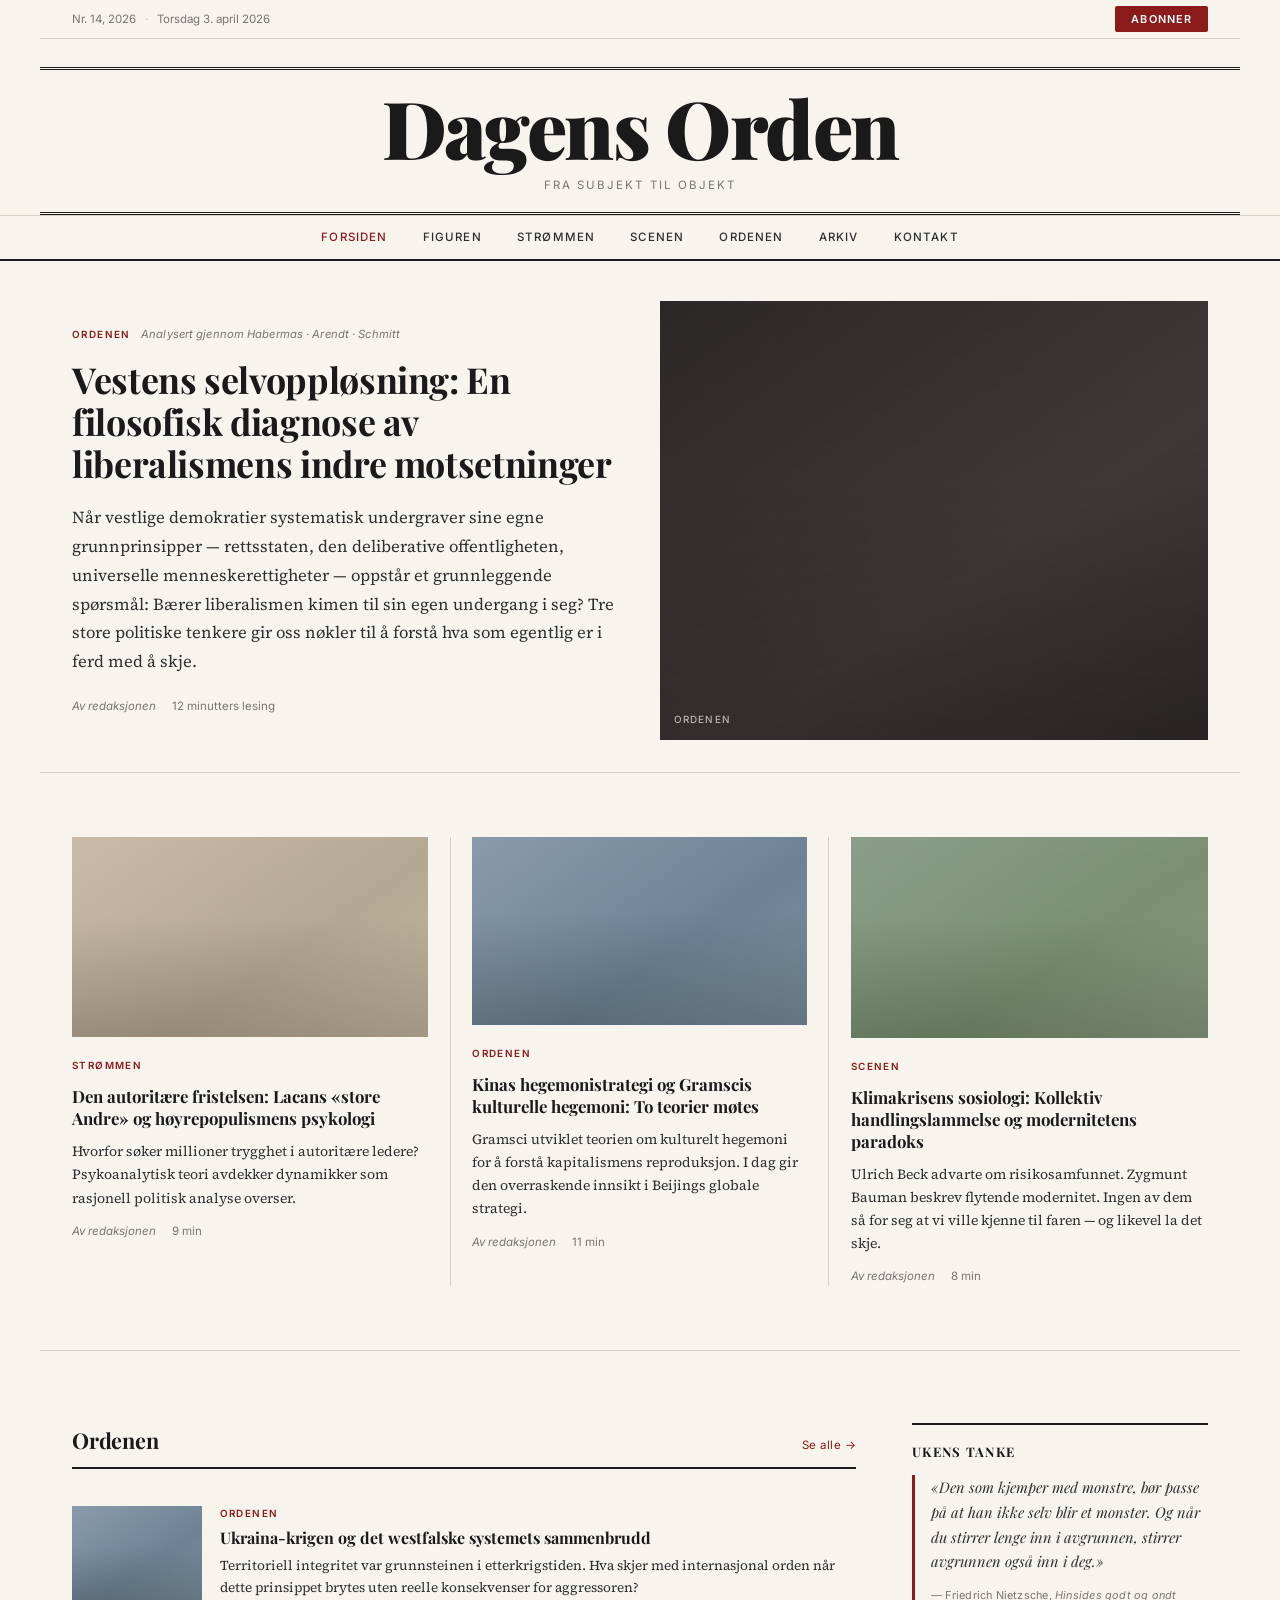
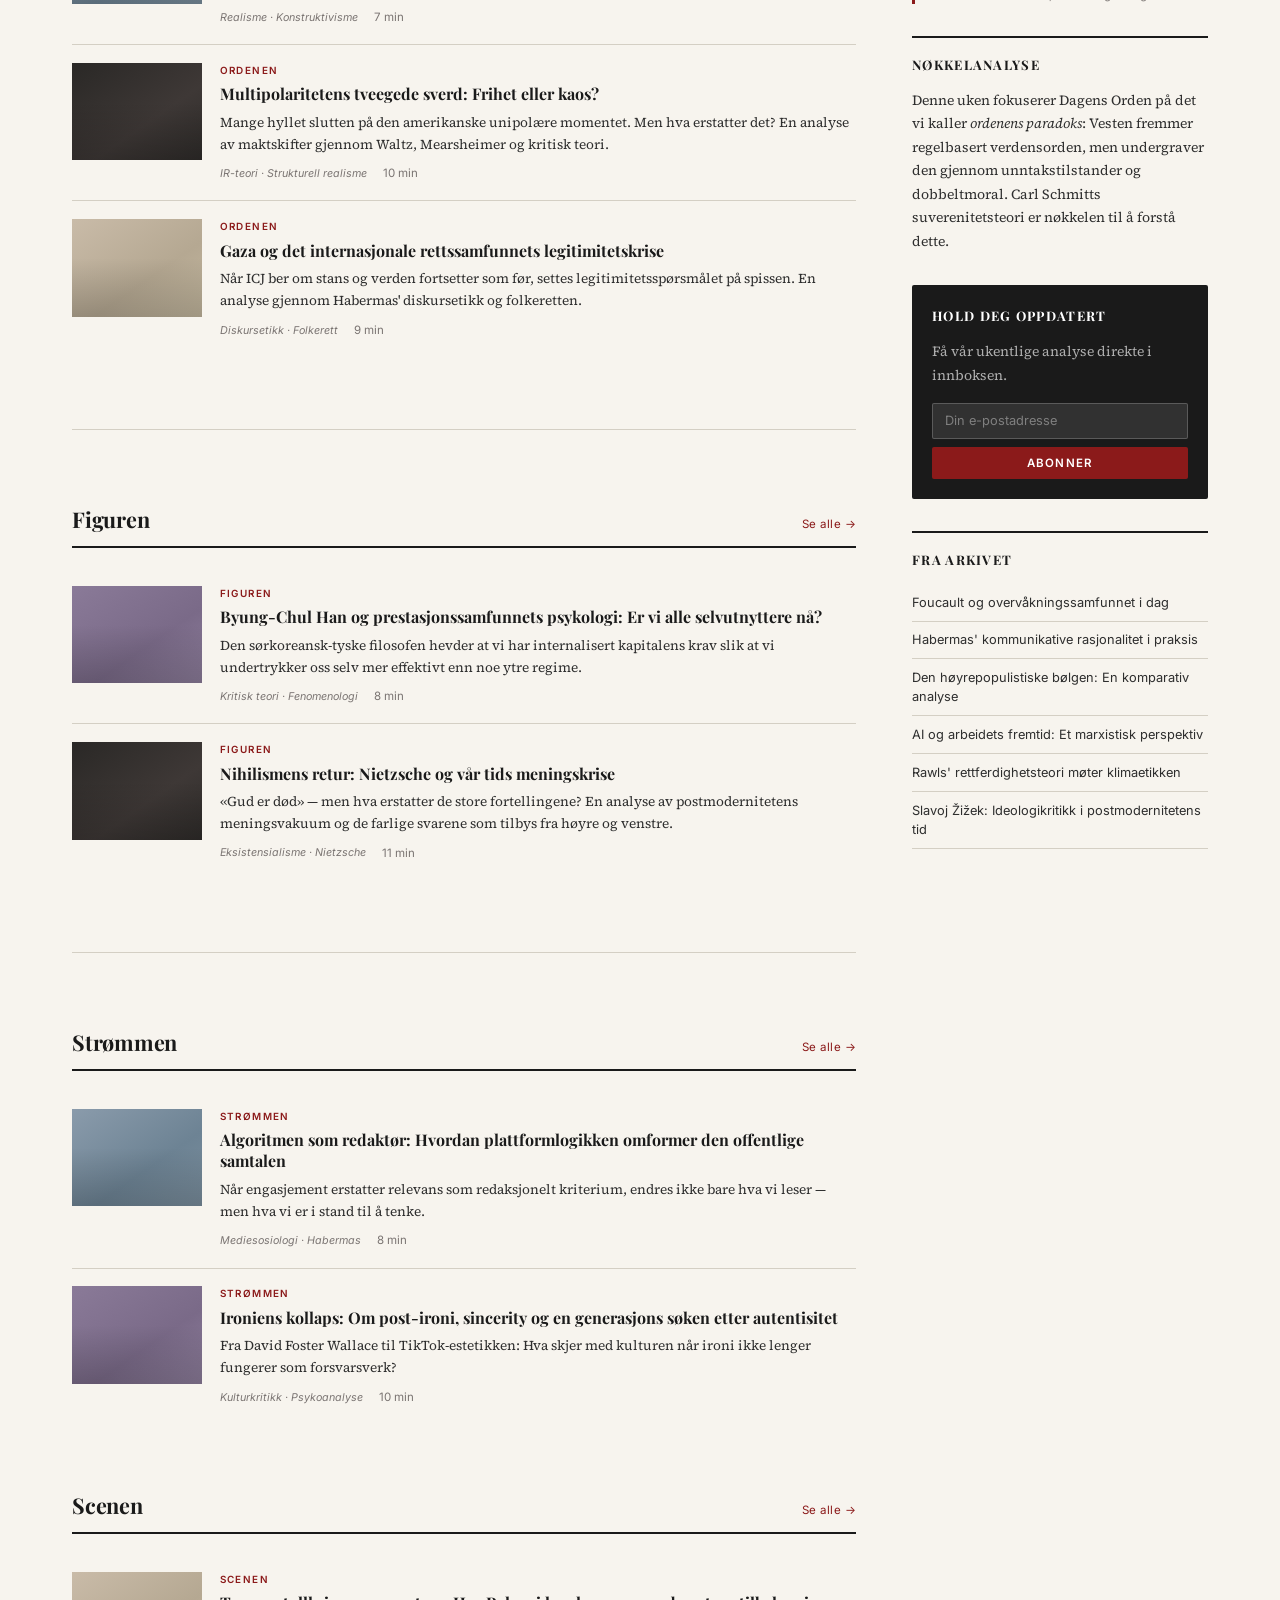
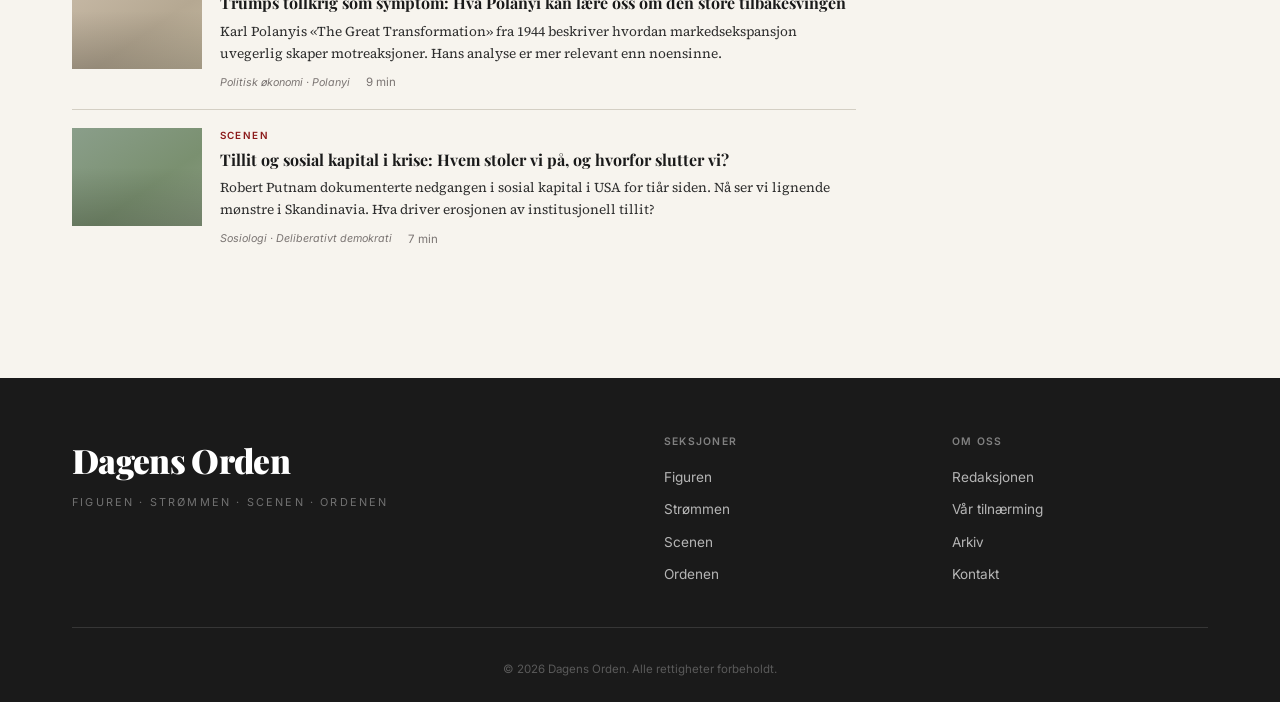
<file: index.html>
<!DOCTYPE html>
<html lang="no">
<head>
    <meta charset="UTF-8">
    <meta name="viewport" content="width=device-width, initial-scale=1.0">
    <title>Dagens Orden — Fra subjekt til objekt</title>
    <meta name="description" content="Norsk intellektuell journal som analyserer verdens viktigste hendelser gjennom filosofi, statsvitenskap, sosiologi og psykoanalyse.">
    <meta name="robots" content="index, follow">
    <link rel="canonical" href="https://dagensorden.no/">

    <!-- Open Graph (deles på sosiale medier) -->
    <meta property="og:type" content="website">
    <meta property="og:url" content="https://dagensorden.no/">
    <meta property="og:title" content="Dagens Orden — Fra subjekt til objekt">
    <meta property="og:description" content="Norsk intellektuell journal som analyserer verdens viktigste hendelser gjennom filosofi, statsvitenskap, sosiologi og psykoanalyse.">
    <meta property="og:locale" content="nb_NO">
    <meta property="og:site_name" content="Dagens Orden">

    <!-- Twitter/X -->
    <meta name="twitter:card" content="summary">
    <meta name="twitter:title" content="Dagens Orden">
    <meta name="twitter:description" content="Norsk intellektuell journal — analyse og innsikt.">

    <link rel="preconnect" href="https://fonts.googleapis.com">
    <link rel="preconnect" href="https://fonts.gstatic.com" crossorigin>
    <link href="https://fonts.googleapis.com/css2?family=Playfair+Display:ital,wght@0,400;0,600;0,700;0,900;1,400;1,700&family=Source+Serif+4:ital,opsz,wght@0,8..60,300;0,8..60,400;0,8..60,600;1,8..60,300;1,8..60,400&family=Inter:wght@300;400;500;600&display=swap" rel="stylesheet">
    <link rel="stylesheet" href="styles.css">
</head>
<body>

    <!-- Header / Masthead -->
    <header class="site-header">
        <div class="header-top">
            <div class="header-top-left">
                <span class="edition">Nr. 14, 2026</span>
                <span class="dot">·</span>
                <span class="date">Torsdag 3. april 2026</span>
            </div>
            <div class="header-top-right">
                <a href="#newsletter" class="btn-subscribe">Abonner</a>
            </div>
        </div>

        <div class="masthead">
            <div class="masthead-rule-double"></div>
            <h1 class="site-title">Dagens Orden</h1>
            <p class="site-tagline">Fra subjekt til objekt</p>
            <div class="masthead-rule-double"></div>
        </div>
    </header>

    <!-- Sticky Navigation -->
    <nav class="main-nav">
        <div class="container">
            <ul>
                <li><a href="#" class="active">Forsiden</a></li>
                <li><a href="#figuren">Figuren</a></li>
                <li><a href="#strommen">Strømmen</a></li>
                <li><a href="#scenen">Scenen</a></li>
                <li><a href="#ordenen">Ordenen</a></li>
                <li><a href="category.html?cat=alle">Arkiv</a></li>
                <li><a href="kontakt.html">Kontakt</a></li>
            </ul>
        </div>
    </nav>

    <main>

        <!-- Hero Article -->
        <section class="hero">
            <div class="container">
                <div class="hero-inner" id="hero-inner">
                    <div class="hero-content">
                        <div class="article-meta">
                            <span class="category-tag">Ordenen</span>
                            <span class="lens-label">Analysert gjennom Habermas · Arendt · Schmitt</span>
                        </div>
                        <h2 class="hero-title">Vestens selvoppløsning: En filosofisk diagnose av liberalismens indre motsetninger</h2>
                        <p class="hero-excerpt">Når vestlige demokratier systematisk undergraver sine egne grunnprinsipper — rettsstaten, den deliberative offentligheten, universelle menneskerettigheter — oppstår et grunnleggende spørsmål: Bærer liberalismen kimen til sin egen undergang i seg? Tre store politiske tenkere gir oss nøkler til å forstå hva som egentlig er i ferd med å skje.</p>
                        <div class="byline-row">
                            <span class="byline">Av redaksjonen</span>
                            <span class="read-time">12 minutters lesing</span>
                        </div>
                    </div>
                    <div class="hero-image">
                        <div class="img-placeholder img-dark">
                            <span class="img-caption-overlay">Ordenen</span>
                        </div>
                    </div>
                </div>
            </div>
        </section>

        <div class="rule-full container"></div>

        <!-- Featured 3-column grid -->
        <section class="featured-grid">
            <div class="container">
                <div class="featured-grid-inner" id="featured-grid">

                    <article class="feat-card">
                        <div class="feat-image">
                            <div class="img-placeholder img-warm"></div>
                        </div>
                        <div class="feat-content">
                            <span class="category-tag">Strømmen</span>
                            <h3>Den autoritære fristelsen: Lacans «store Andre» og høyrepopulismens psykologi</h3>
                            <p class="feat-excerpt">Hvorfor søker millioner trygghet i autoritære ledere? Psykoanalytisk teori avdekker dynamikker som rasjonell politisk analyse overser.</p>
                            <div class="byline-row">
                                <span class="byline">Av redaksjonen</span>
                                <span class="read-time">9 min</span>
                            </div>
                        </div>
                    </article>

                    <article class="feat-card feat-card-mid">
                        <div class="feat-image">
                            <div class="img-placeholder img-cool"></div>
                        </div>
                        <div class="feat-content">
                            <span class="category-tag">Ordenen</span>
                            <h3>Kinas hegemonistrategi og Gramscis kulturelle hegemoni: To teorier møtes</h3>
                            <p class="feat-excerpt">Gramsci utviklet teorien om kulturelt hegemoni for å forstå kapitalismens reproduksjon. I dag gir den overraskende innsikt i Beijings globale strategi.</p>
                            <div class="byline-row">
                                <span class="byline">Av redaksjonen</span>
                                <span class="read-time">11 min</span>
                            </div>
                        </div>
                    </article>

                    <article class="feat-card">
                        <div class="feat-image">
                            <div class="img-placeholder img-green"></div>
                        </div>
                        <div class="feat-content">
                            <span class="category-tag">Scenen</span>
                            <h3>Klimakrisens sosiologi: Kollektiv handlingslammelse og modernitetens paradoks</h3>
                            <p class="feat-excerpt">Ulrich Beck advarte om risikosamfunnet. Zygmunt Bauman beskrev flytende modernitet. Ingen av dem så for seg at vi ville kjenne til faren — og likevel la det skje.</p>
                            <div class="byline-row">
                                <span class="byline">Av redaksjonen</span>
                                <span class="read-time">8 min</span>
                            </div>
                        </div>
                    </article>

                </div>
            </div>
        </section>

        <div class="rule-full container"></div>

        <!-- Main content + Sidebar -->
        <div class="content-layout container">

            <div class="main-content">

                <!-- Ordenen -->
                <section id="ordenen" class="cat-section" data-category="Ordenen">
                    <div class="cat-section-header">
                        <h2 class="cat-title">Ordenen</h2>
                        <a href="category.html?cat=Ordenen" class="see-all">Se alle →</a>
                    </div>
                    <div class="article-list">

                        <article class="list-article">
                            <div class="list-thumb">
                                <div class="img-placeholder img-cool"></div>
                            </div>
                            <div class="list-content">
                                <span class="category-tag">Ordenen</span>
                                <h3>Ukraina-krigen og det westfalske systemets sammenbrudd</h3>
                                <p>Territoriell integritet var grunnsteinen i etterkrigstiden. Hva skjer med internasjonal orden når dette prinsippet brytes uten reelle konsekvenser for aggressoren?</p>
                                <div class="byline-row">
                                    <span class="lens-tag">Realisme · Konstruktivisme</span>
                                    <span class="read-time">7 min</span>
                                </div>
                            </div>
                        </article>

                        <article class="list-article">
                            <div class="list-thumb">
                                <div class="img-placeholder img-dark"></div>
                            </div>
                            <div class="list-content">
                                <span class="category-tag">Ordenen</span>
                                <h3>Multipolaritetens tveegede sverd: Frihet eller kaos?</h3>
                                <p>Mange hyllet slutten på den amerikanske unipolære momentet. Men hva erstatter det? En analyse av maktskifter gjennom Waltz, Mearsheimer og kritisk teori.</p>
                                <div class="byline-row">
                                    <span class="lens-tag">IR-teori · Strukturell realisme</span>
                                    <span class="read-time">10 min</span>
                                </div>
                            </div>
                        </article>

                        <article class="list-article">
                            <div class="list-thumb">
                                <div class="img-placeholder img-warm"></div>
                            </div>
                            <div class="list-content">
                                <span class="category-tag">Ordenen</span>
                                <h3>Gaza og det internasjonale rettssamfunnets legitimitetskrise</h3>
                                <p>Når ICJ ber om stans og verden fortsetter som før, settes legitimitetsspørsmålet på spissen. En analyse gjennom Habermas' diskursetikk og folkeretten.</p>
                                <div class="byline-row">
                                    <span class="lens-tag">Diskursetikk · Folkerett</span>
                                    <span class="read-time">9 min</span>
                                </div>
                            </div>
                        </article>

                    </div>
                </section>

                <div class="rule-section"></div>

                <!-- Figuren -->
                <section id="figuren" class="cat-section" data-category="Figuren">
                    <div class="cat-section-header">
                        <h2 class="cat-title">Figuren</h2>
                        <a href="category.html?cat=Figuren" class="see-all">Se alle →</a>
                    </div>
                    <div class="article-list">

                        <article class="list-article">
                            <div class="list-thumb">
                                <div class="img-placeholder img-purple"></div>
                            </div>
                            <div class="list-content">
                                <span class="category-tag">Figuren</span>
                                <h3>Byung-Chul Han og prestasjonssamfunnets psykologi: Er vi alle selvutnyttere nå?</h3>
                                <p>Den sørkoreansk-tyske filosofen hevder at vi har internalisert kapitalens krav slik at vi undertrykker oss selv mer effektivt enn noe ytre regime.</p>
                                <div class="byline-row">
                                    <span class="lens-tag">Kritisk teori · Fenomenologi</span>
                                    <span class="read-time">8 min</span>
                                </div>
                            </div>
                        </article>

                        <article class="list-article">
                            <div class="list-thumb">
                                <div class="img-placeholder img-dark"></div>
                            </div>
                            <div class="list-content">
                                <span class="category-tag">Figuren</span>
                                <h3>Nihilismens retur: Nietzsche og vår tids meningskrise</h3>
                                <p>«Gud er død» — men hva erstatter de store fortellingene? En analyse av postmodernitetens meningsvakuum og de farlige svarene som tilbys fra høyre og venstre.</p>
                                <div class="byline-row">
                                    <span class="lens-tag">Eksistensialisme · Nietzsche</span>
                                    <span class="read-time">11 min</span>
                                </div>
                            </div>
                        </article>

                    </div>
                </section>

                <div class="rule-section"></div>

                <!-- Strømmen -->
                <section id="strommen" class="cat-section" data-category="Strømmen">
                    <div class="cat-section-header">
                        <h2 class="cat-title">Strømmen</h2>
                        <a href="category.html?cat=Strømmen" class="see-all">Se alle →</a>
                    </div>
                    <div class="article-list">

                        <article class="list-article">
                            <div class="list-thumb">
                                <div class="img-placeholder img-cool"></div>
                            </div>
                            <div class="list-content">
                                <span class="category-tag">Strømmen</span>
                                <h3>Algoritmen som redaktør: Hvordan plattformlogikken omformer den offentlige samtalen</h3>
                                <p>Når engasjement erstatter relevans som redaksjonelt kriterium, endres ikke bare hva vi leser — men hva vi er i stand til å tenke.</p>
                                <div class="byline-row">
                                    <span class="lens-tag">Mediesosiologi · Habermas</span>
                                    <span class="read-time">8 min</span>
                                </div>
                            </div>
                        </article>

                        <article class="list-article">
                            <div class="list-thumb">
                                <div class="img-placeholder img-purple"></div>
                            </div>
                            <div class="list-content">
                                <span class="category-tag">Strømmen</span>
                                <h3>Ironiens kollaps: Om post-ironi, sincerity og en generasjons søken etter autentisitet</h3>
                                <p>Fra David Foster Wallace til TikTok-estetikken: Hva skjer med kulturen når ironi ikke lenger fungerer som forsvarsverk?</p>
                                <div class="byline-row">
                                    <span class="lens-tag">Kulturkritikk · Psykoanalyse</span>
                                    <span class="read-time">10 min</span>
                                </div>
                            </div>
                        </article>

                    </div>
                </section>

                <!-- Scenen -->
                <section id="scenen" class="cat-section" data-category="Scenen">
                    <div class="cat-section-header">
                        <h2 class="cat-title">Scenen</h2>
                        <a href="category.html?cat=Scenen" class="see-all">Se alle →</a>
                    </div>
                    <div class="article-list">

                        <article class="list-article">
                            <div class="list-thumb">
                                <div class="img-placeholder img-warm"></div>
                            </div>
                            <div class="list-content">
                                <span class="category-tag">Scenen</span>
                                <h3>Trumps tollkrig som symptom: Hva Polanyi kan lære oss om den store tilbakesvingen</h3>
                                <p>Karl Polanyis «The Great Transformation» fra 1944 beskriver hvordan markedsekspansjon uvegerlig skaper motreaksjoner. Hans analyse er mer relevant enn noensinne.</p>
                                <div class="byline-row">
                                    <span class="lens-tag">Politisk økonomi · Polanyi</span>
                                    <span class="read-time">9 min</span>
                                </div>
                            </div>
                        </article>

                        <article class="list-article">
                            <div class="list-thumb">
                                <div class="img-placeholder img-green"></div>
                            </div>
                            <div class="list-content">
                                <span class="category-tag">Scenen</span>
                                <h3>Tillit og sosial kapital i krise: Hvem stoler vi på, og hvorfor slutter vi?</h3>
                                <p>Robert Putnam dokumenterte nedgangen i sosial kapital i USA for tiår siden. Nå ser vi lignende mønstre i Skandinavia. Hva driver erosjonen av institusjonell tillit?</p>
                                <div class="byline-row">
                                    <span class="lens-tag">Sosiologi · Deliberativt demokrati</span>
                                    <span class="read-time">7 min</span>
                                </div>
                            </div>
                        </article>

                    </div>
                </section>

            </div><!-- end .main-content -->

            <!-- Sidebar -->
            <aside class="sidebar">

                <div class="widget">
                    <h4 class="widget-title">Ukens tanke</h4>
                    <blockquote class="pull-quote">
                        «Den som kjemper med monstre, bør passe på at han ikke selv blir et monster. Og når du stirrer lenge inn i avgrunnen, stirrer avgrunnen også inn i deg.»
                        <cite>— Friedrich Nietzsche, <em>Hinsides godt og ondt</em></cite>
                    </blockquote>
                </div>

                <div class="widget">
                    <h4 class="widget-title">Nøkkelanalyse</h4>
                    <p class="widget-text">Denne uken fokuserer Dagens Orden på det vi kaller <em>ordenens paradoks</em>: Vesten fremmer regelbasert verdensorden, men undergraver den gjennom unntakstilstander og dobbeltmoral. Carl Schmitts suverenitetsteori er nøkkelen til å forstå dette.</p>
                </div>

                <div class="widget widget-dark" id="newsletter">
                    <h4 class="widget-title">Hold deg oppdatert</h4>
                    <p class="widget-text">Få vår ukentlige analyse direkte i innboksen.</p>
                    <form class="newsletter-form" onsubmit="return false;">
                        <input type="email" placeholder="Din e-postadresse" class="email-input">
                        <button type="submit" class="btn-newsletter">Abonner</button>
                    </form>
                </div>

                <div class="widget">
                    <h4 class="widget-title">Fra arkivet</h4>
                    <ul class="archive-list">
                        <li><a href="#">Foucault og overvåkningssamfunnet i dag</a></li>
                        <li><a href="#">Habermas' kommunikative rasjonalitet i praksis</a></li>
                        <li><a href="#">Den høyrepopulistiske bølgen: En komparativ analyse</a></li>
                        <li><a href="#">AI og arbeidets fremtid: Et marxistisk perspektiv</a></li>
                        <li><a href="#">Rawls' rettferdighetsteori møter klimaetikken</a></li>
                        <li><a href="#">Slavoj Žižek: Ideologikritikk i postmodernitetens tid</a></li>
                    </ul>
                </div>

            </aside>

        </div><!-- end .content-layout -->

    </main>

    <!-- Footer -->
    <footer class="site-footer">
        <div class="container">
            <div class="footer-inner">
                <div class="footer-brand">
                    <h2 class="footer-title">Dagens Orden</h2>
                    <p class="footer-tagline">Figuren · Strømmen · Scenen · Ordenen</p>
                </div>
                <div class="footer-links">
                    <div class="footer-col">
                        <h4>Seksjoner</h4>
                        <ul>
                            <li><a href="#figuren">Figuren</a></li>
                            <li><a href="#strommen">Strømmen</a></li>
                            <li><a href="#scenen">Scenen</a></li>
                            <li><a href="#ordenen">Ordenen</a></li>
                        </ul>
                    </div>
                    <div class="footer-col">
                        <h4>Om oss</h4>
                        <ul>
                            <li><a href="#">Redaksjonen</a></li>
                            <li><a href="#">Vår tilnærming</a></li>
                            <li><a href="category.html?cat=alle">Arkiv</a></li>
                            <li><a href="kontakt.html">Kontakt</a></li>
                        </ul>
                    </div>
                </div>
            </div>
            <div class="footer-bottom">
                <p>© 2026 Dagens Orden. Alle rettigheter forbeholdt.</p>
            </div>
        </div>
    </footer>

    <script src="/js/config.js"></script>
    <script src="/js/site.js"></script>
</body>
</html>
</file>
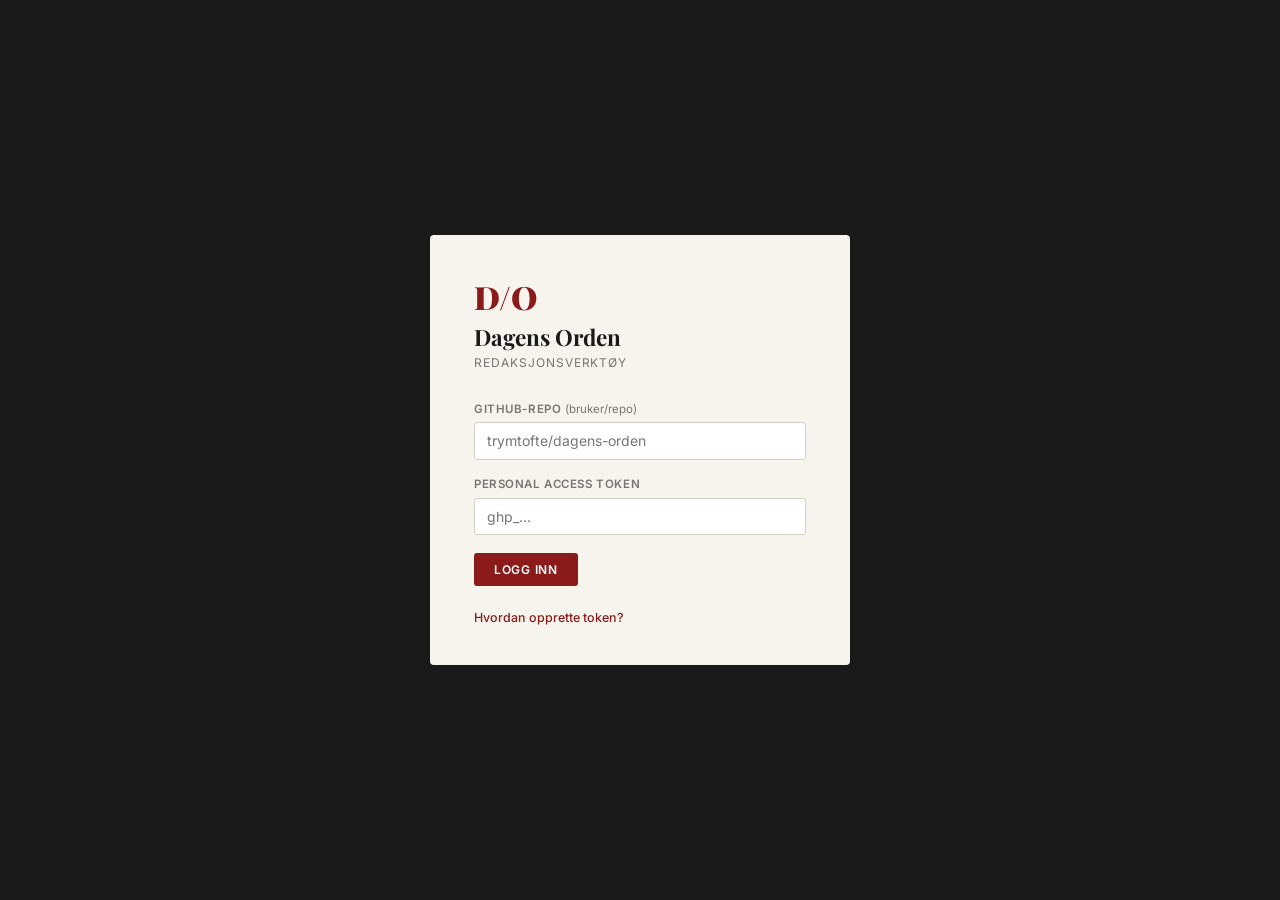
<file: admin/index.html>
<!DOCTYPE html>
<html lang="no">
<head>
    <meta charset="UTF-8">
    <meta name="viewport" content="width=device-width, initial-scale=1.0">
    <title>Dagens Orden — Admin</title>
    <link rel="preconnect" href="https://fonts.googleapis.com">
    <link rel="preconnect" href="https://fonts.gstatic.com" crossorigin>
    <link href="https://fonts.googleapis.com/css2?family=Playfair+Display:wght@700;900&family=Inter:wght@300;400;500;600&display=swap" rel="stylesheet">
    <link rel="stylesheet" href="admin.css">
</head>
<body>

<!-- ═══════════════════════════════════════════════════════════
     LOGIN SCREEN
════════════════════════════════════════════════════════════ -->
<div id="login-screen">
    <div class="login-card">
        <div class="login-logo">D/O</div>
        <h1>Dagens Orden</h1>
        <p class="login-sub">Redaksjonsverktøy</p>

        <form id="login-form">
            <div class="field-group">
                <label for="repo-input">GitHub-repo <span>(bruker/repo)</span></label>
                <input type="text" id="repo-input" placeholder="trymtofte/dagens-orden" autocomplete="off" required>
            </div>
            <div class="field-group">
                <label for="token-input">Personal Access Token</label>
                <input type="password" id="token-input" placeholder="ghp_…" autocomplete="off" required>
            </div>
            <button type="submit" class="btn-primary" id="login-btn">Logg inn</button>
            <div id="login-error" class="error-msg" style="display:none;"></div>
        </form>

        <details class="help-block">
            <summary>Hvordan opprette token?</summary>
            <ol>
                <li>Gå til <strong>github.com → Settings → Developer settings → Personal access tokens → Fine-grained tokens</strong></li>
                <li>Klikk <strong>Generate new token</strong></li>
                <li>Under <em>Repository access</em>: velg kun dette repoet</li>
                <li>Under <em>Permissions → Contents</em>: sett til <strong>Read and write</strong></li>
                <li>Kopier tokenet og lim det inn over</li>
            </ol>
        </details>
    </div>
</div>

<!-- ═══════════════════════════════════════════════════════════
     MAIN APP
════════════════════════════════════════════════════════════ -->
<div id="app" style="display:none;">

    <!-- Sidebar -->
    <aside class="sidebar">
        <div class="sidebar-logo">D/O</div>
        <nav class="sidebar-nav">
            <a href="#" class="nav-item active" data-view="dashboard">
                <span class="nav-icon">◈</span> Oversikt
            </a>
            <a href="#" class="nav-item" data-view="articles">
                <span class="nav-icon">≡</span> Artikler
            </a>
            <a href="#" class="nav-item" data-view="new-article">
                <span class="nav-icon">＋</span> Ny artikkel
            </a>
            <a href="#" class="nav-item" data-view="submissions">
                <span class="nav-icon">✉</span> Innboks
                <span class="badge" id="submission-badge" style="display:none;"></span>
            </a>
        </nav>
        <div class="sidebar-footer">
            <div class="sidebar-user" id="sidebar-user"></div>
            <button id="logout-btn" class="btn-logout">Logg ut</button>
        </div>
    </aside>

    <!-- Main -->
    <main class="admin-main">

        <!-- ── Dashboard ────────────────────────────── -->
        <div id="view-dashboard" class="view">
            <div class="view-header">
                <h2>Oversikt</h2>
                <a href="../index.html" target="_blank" class="btn-secondary">Se nettsted →</a>
            </div>
            <div class="stats-row" id="stats-row">
                <div class="stat-card"><div class="stat-num" id="stat-published">—</div><div class="stat-label">Publisert</div></div>
                <div class="stat-card"><div class="stat-num" id="stat-drafts">—</div><div class="stat-label">Utkast</div></div>
                <div class="stat-card"><div class="stat-num" id="stat-submissions">—</div><div class="stat-label">Innsendte</div></div>
            </div>
            <div class="view-section">
                <h3>Siste artikler</h3>
                <div id="recent-articles"></div>
            </div>
        </div>

        <!-- ── Articles list ────────────────────────── -->
        <div id="view-articles" class="view" style="display:none;">
            <div class="view-header">
                <h2>Artikler</h2>
                <button class="btn-primary" data-view="new-article">+ Ny artikkel</button>
            </div>
            <div class="filter-row">
                <select id="filter-status">
                    <option value="">Alle statuser</option>
                    <option value="published">Publisert</option>
                    <option value="draft">Utkast</option>
                </select>
                <select id="filter-category">
                    <option value="">Alle kategorier</option>
                    <option>Figuren</option>
                    <option>Strømmen</option>
                    <option>Scenen</option>
                    <option>Ordenen</option>
                </select>
            </div>
            <table class="article-table">
                <thead>
                    <tr>
                        <th>Tittel</th>
                        <th>Kategori</th>
                        <th>Status</th>
                        <th>Fremhevet</th>
                        <th>Dato</th>
                        <th></th>
                    </tr>
                </thead>
                <tbody id="article-table-body"></tbody>
            </table>
        </div>

        <!-- ── Article editor ───────────────────────── -->
        <div id="view-new-article" class="view" style="display:none;">
            <div class="view-header">
                <h2 id="editor-heading">Ny artikkel</h2>
                <div class="editor-actions">
                    <button class="btn-secondary" id="save-draft-btn">Lagre utkast</button>
                    <button class="btn-primary" id="publish-btn">Publiser</button>
                </div>
            </div>
            <div class="editor-layout">
                <div class="editor-main">
                    <div class="field-group">
                        <label>Tittel</label>
                        <input type="text" id="ed-title" placeholder="Artikkeltittel">
                    </div>
                    <div class="field-group">
                        <label>Ingress <span>(vises på forsiden)</span></label>
                        <textarea id="ed-excerpt" rows="3" placeholder="Kort ingress som lokker leseren inn…"></textarea>
                    </div>
                    <div class="field-group">
                        <label>Brødtekst <span>(HTML støttes)</span></label>
                        <textarea id="ed-body" rows="20" placeholder="<p>Artikkeltekst her…</p>"></textarea>
                    </div>
                </div>
                <div class="editor-sidebar">
                    <div class="field-group">
                        <label>Kategori</label>
                        <select id="ed-category">
                            <option value="Figuren">Figuren</option>
                            <option value="Strømmen">Strømmen</option>
                            <option value="Scenen">Scenen</option>
                            <option value="Ordenen" selected>Ordenen</option>
                        </select>
                    </div>
                    <div class="field-group">
                        <label>Analysert gjennom <span>(linser)</span></label>
                        <input type="text" id="ed-lens" placeholder="Habermas · Arendt · Schmitt">
                    </div>
                    <div class="field-group">
                        <label>Forfatter</label>
                        <input type="text" id="ed-author" value="Redaksjonen">
                    </div>
                    <div class="field-group">
                        <label>Lesetid <span>(minutter)</span></label>
                        <input type="number" id="ed-readtime" value="8" min="1" max="60">
                    </div>
                    <div class="field-group">
                        <label>Bildefarge</label>
                        <select id="ed-imagecolor">
                            <option value="img-dark">Mørk</option>
                            <option value="img-warm">Varm</option>
                            <option value="img-cool">Kald blå</option>
                            <option value="img-green">Grønn</option>
                            <option value="img-purple">Lilla</option>
                        </select>
                    </div>
                    <div class="field-group">
                        <label>Fremheving</label>
                        <select id="ed-featured">
                            <option value="">Ingen (kategoriliste)</option>
                            <option value="featured">Fremhevet kort (topp 3)</option>
                            <option value="hero">Helteartikkel (forsiden)</option>
                        </select>
                    </div>
                    <div class="field-group" id="ed-id-group" style="display:none;">
                        <label>Artikkel-ID</label>
                        <input type="text" id="ed-id" readonly>
                    </div>
                    <div class="color-preview">
                        <div class="img-preview" id="color-preview-box"></div>
                    </div>
                </div>
            </div>
            <div id="editor-feedback" class="feedback-msg" style="display:none;"></div>
        </div>

        <!-- ── Submissions ───────────────────────────── -->
        <div id="view-submissions" class="view" style="display:none;">
            <div class="view-header">
                <h2>Innboks — Innsendte artikler</h2>
            </div>
            <div id="submissions-list"></div>
        </div>

    </main>
</div>

<div id="global-spinner" style="display:none;">
    <div class="spinner-overlay"><div class="spinner"></div><p id="spinner-msg">Lagrer…</p></div>
</div>

<script src="admin.js"></script>
</body>
</html>
</file>
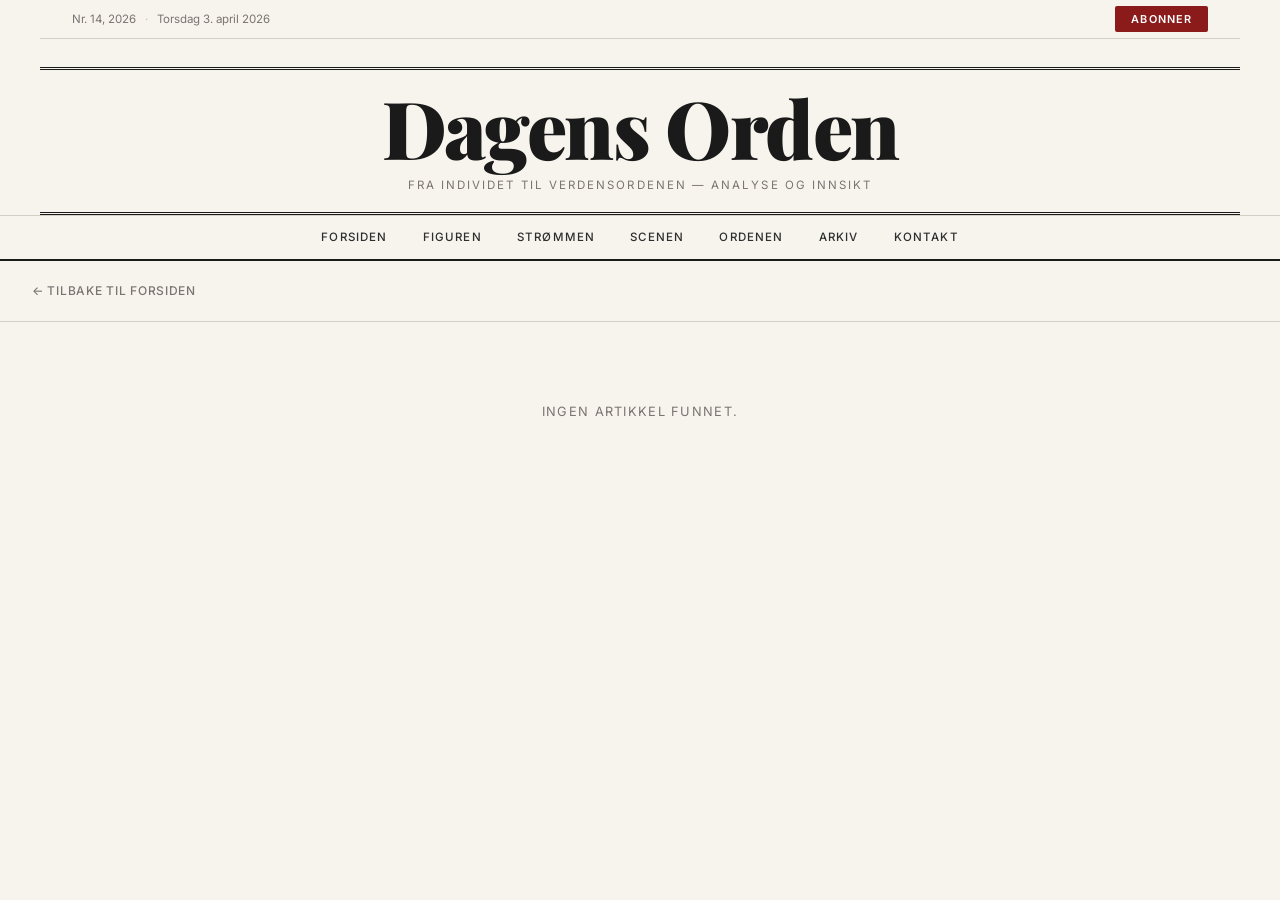
<file: article.html>
<!DOCTYPE html>
<html lang="no">
<head>
    <meta charset="UTF-8">
    <meta name="viewport" content="width=device-width, initial-scale=1.0">
    <title>Dagens Orden</title>
    <link rel="preconnect" href="https://fonts.googleapis.com">
    <link rel="preconnect" href="https://fonts.gstatic.com" crossorigin>
    <link href="https://fonts.googleapis.com/css2?family=Playfair+Display:ital,wght@0,400;0,600;0,700;0,900;1,400;1,700&family=Source+Serif+4:ital,opsz,wght@0,8..60,300;0,8..60,400;0,8..60,600;1,8..60,300;1,8..60,400&family=Inter:wght@300;400;500;600&display=swap" rel="stylesheet">
    <link rel="stylesheet" href="/styles.css">
    <style>
        .article-page { max-width: 720px; margin: 3rem auto; padding: 0 2rem 5rem; }
        .article-page .article-meta { margin-bottom: 1.25rem; }
        .article-page h1 {
            font-family: var(--serif);
            font-size: clamp(1.8rem, 4vw, 2.8rem);
            font-weight: 700;
            line-height: 1.18;
            letter-spacing: -0.01em;
            margin-bottom: 1.25rem;
        }
        .article-page .article-standfirst {
            font-size: 1.15rem;
            line-height: 1.7;
            color: var(--text-body);
            font-style: italic;
            border-left: 3px solid var(--accent);
            padding-left: 1.1rem;
            margin-bottom: 1.5rem;
        }
        .article-page .article-byline {
            display: flex;
            gap: 1.25rem;
            align-items: center;
            font-family: var(--sans);
            font-size: 0.78rem;
            color: var(--text-muted);
            padding: 1rem 0;
            border-top: 1px solid var(--border);
            border-bottom: 1px solid var(--border);
            margin-bottom: 2rem;
        }
        .article-page .article-hero-img {
            margin-bottom: 2rem;
        }
        .article-page .article-hero-img .img-placeholder,
        .article-page .article-hero-img .art-img {
            aspect-ratio: 16/7;
        }
        .article-body { font-size: 1.05rem; line-height: 1.78; color: var(--text-body); }
        .article-body p { margin-bottom: 1.4em; }
        .article-body h2 { font-family: var(--serif); font-size: 1.4rem; font-weight: 700; margin: 2em 0 0.6em; }
        .article-body h3 { font-family: var(--serif); font-size: 1.15rem; font-weight: 700; margin: 1.8em 0 0.5em; }
        .article-body blockquote {
            font-style: italic;
            padding-left: 1.25rem;
            border-left: 3px solid var(--accent);
            color: var(--text-body);
            margin: 1.75em 0;
        }
        .back-link {
            display: inline-flex;
            align-items: center;
            gap: 0.4rem;
            font-family: var(--sans);
            font-size: 0.75rem;
            font-weight: 500;
            letter-spacing: 0.06em;
            text-transform: uppercase;
            color: var(--text-muted);
            padding: 1.25rem 2rem;
            border-bottom: 1px solid var(--border);
            width: 100%;
        }
        .back-link:hover { color: var(--accent); }
        #article-loading {
            text-align: center;
            padding: 5rem 2rem;
            font-family: var(--sans);
            font-size: 0.8rem;
            color: var(--text-muted);
            letter-spacing: 0.1em;
            text-transform: uppercase;
        }
    </style>
</head>
<body>

    <!-- Header / Masthead -->
    <header class="site-header">
        <div class="header-top">
            <div class="header-top-left">
                <span class="edition">Nr. 14, 2026</span>
                <span class="dot">·</span>
                <span class="date">Torsdag 3. april 2026</span>
            </div>
            <div class="header-top-right">
                <a href="/index.html#newsletter" class="btn-subscribe">Abonner</a>
            </div>
        </div>
        <div class="masthead">
            <div class="masthead-rule-double"></div>
            <h1 class="site-title"><a href="/index.html" style="color:inherit;">Dagens Orden</a></h1>
            <p class="site-tagline">Fra individet til verdensordenen — analyse og innsikt</p>
            <div class="masthead-rule-double"></div>
        </div>
    </header>

    <nav class="main-nav">
        <div class="container">
            <ul>
                <li><a href="/index.html">Forsiden</a></li>
                <li><a href="/index.html#cat-figuren">Figuren</a></li>
                <li><a href="/index.html#cat-stromm en">Strømmen</a></li>
                <li><a href="/index.html#cat-scenen">Scenen</a></li>
                <li><a href="/index.html#cat-ordenen">Ordenen</a></li>
                <li><a href="/category.html?cat=alle">Arkiv</a></li>
                <li><a href="/kontakt.html">Kontakt</a></li>
            </ul>
        </div>
    </nav>

    <a href="/index.html" class="back-link">← Tilbake til forsiden</a>

    <div id="article-loading">Laster artikkel…</div>

    <article class="article-page" id="article-page" style="display:none;">
        <div class="article-meta" id="art-meta"></div>
        <h1 id="art-title"></h1>
        <p class="article-standfirst" id="art-excerpt"></p>
        <div class="article-byline" id="art-byline"></div>
        <figure class="article-hero-img" id="art-image-wrap">
            <div class="img-placeholder" id="art-image"></div>
        </figure>
        <div class="article-body" id="art-body"></div>
    </article>

    <script src="/js/config.js"></script>
    <script>
    (async function () {
        const params = new URLSearchParams(location.search);
        const id = params.get('id');
        if (!id) { showError('Ingen artikkel funnet.'); return; }

        const cfg = window.DO_CONFIG;
        if (!cfg || cfg.githubOwner === 'YOUR_GITHUB_USERNAME') {
            showError('Siden er ikke konfigurert ennå.'); return;
        }

        const url =
            `https://raw.githubusercontent.com/${cfg.githubOwner}/${cfg.githubRepo}` +
            `/${cfg.branch}/${cfg.dataFile}?t=${Date.now()}`;

        try {
            const res = await fetch(url);
            if (!res.ok) throw new Error();
            const data = await res.json();
            const article = data.articles.find(a => a.id === id);
            if (!article) { showError('Artikkelen ble ikke funnet.'); return; }
            renderArticle(article);
        } catch {
            showError('Kunne ikke laste artikkelen. Prøv igjen.');
        }
    })();

    function renderArticle(a) {
        document.title = `${a.title} — Dagens Orden`;

        document.getElementById('art-meta').innerHTML = `
            <span class="category-tag">${a.category}</span>
            <span class="lens-label" style="margin-left:.65rem;">Analysert gjennom ${a.lens}</span>`;

        document.getElementById('art-title').textContent = a.title;
        document.getElementById('art-excerpt').textContent = a.excerpt;

        document.getElementById('art-byline').innerHTML = `
            <span class="byline">Av ${a.author}</span>
            <span>·</span>
            <span>${new Date(a.publishedAt).toLocaleDateString('no-NO', {day:'numeric',month:'long',year:'numeric'})}</span>
            <span>·</span>
            <span>${a.readTime} minutters lesing</span>`;

        const cap = a.imageCredit
            ? `<figcaption class="img-caption"><span class="img-credit">${a.imageCredit}</span><span class="img-sep"> · </span><span class="img-title">${a.imageTitle || ''}</span></figcaption>`
            : '';
        if (a.image) {
            document.getElementById('art-image-wrap').innerHTML =
                `<div class="art-img"><img src="${a.image}" alt="${a.title}"></div>${cap}`;
        } else {
            document.getElementById('art-image-wrap').innerHTML =
                `<div class="img-placeholder ${a.imageColor || ''}"></div>${cap}`;
        }
        document.getElementById('art-body').innerHTML = a.body;

        // Initialize citation tooltips
        initCiteTooltips();

        document.getElementById('article-loading').style.display = 'none';
        document.getElementById('article-page').style.display = 'block';
    }

    function showError(msg) {
        document.getElementById('article-loading').textContent = msg;
    }

    /* ── Citation tooltip logic ── */
    function initCiteTooltips() {
        let activeTooltip = null;

        function dismiss() {
            if (activeTooltip) {
                activeTooltip.classList.remove('show');
                activeTooltip = null;
            }
        }

        document.querySelectorAll('.cite[data-original]').forEach(el => {
            const tip = document.createElement('div');
            tip.className = 'cite-tooltip';

            let html = '<div class="cite-original">' + el.dataset.original + '</div>';
            const parts = [];
            if (el.dataset.source) parts.push(el.dataset.source);
            if (el.dataset.date) parts.push(el.dataset.date);
            if (parts.length || el.dataset.url) {
                html += '<div class="cite-attr">';
                html += parts.join(' · ');
                if (el.dataset.url) {
                    html += (parts.length ? ' · ' : '') +
                        '<a href="' + el.dataset.url + '" target="_blank" rel="noopener">Kilde ↗</a>';
                }
                html += '</div>';
            }
            tip.innerHTML = html;
            el.appendChild(tip);
            el.style.position = 'relative';

            function showTip() {
                dismiss();
                // Flip if near top of viewport
                const rect = el.getBoundingClientRect();
                tip.classList.toggle('flip', rect.top < 160);
                tip.classList.add('show');
                activeTooltip = tip;
            }

            // Desktop hover
            el.addEventListener('mouseenter', showTip);
            el.addEventListener('mouseleave', () => {
                if (activeTooltip === tip) dismiss();
            });

            // Touch/click toggle
            el.addEventListener('click', e => {
                e.preventDefault();
                e.stopPropagation();
                if (activeTooltip === tip) { dismiss(); }
                else { showTip(); }
            });
        });

        // Dismiss on outside tap
        document.addEventListener('click', dismiss);
        document.addEventListener('touchstart', dismiss);
    }
    </script>
</body>
</html>
</file>
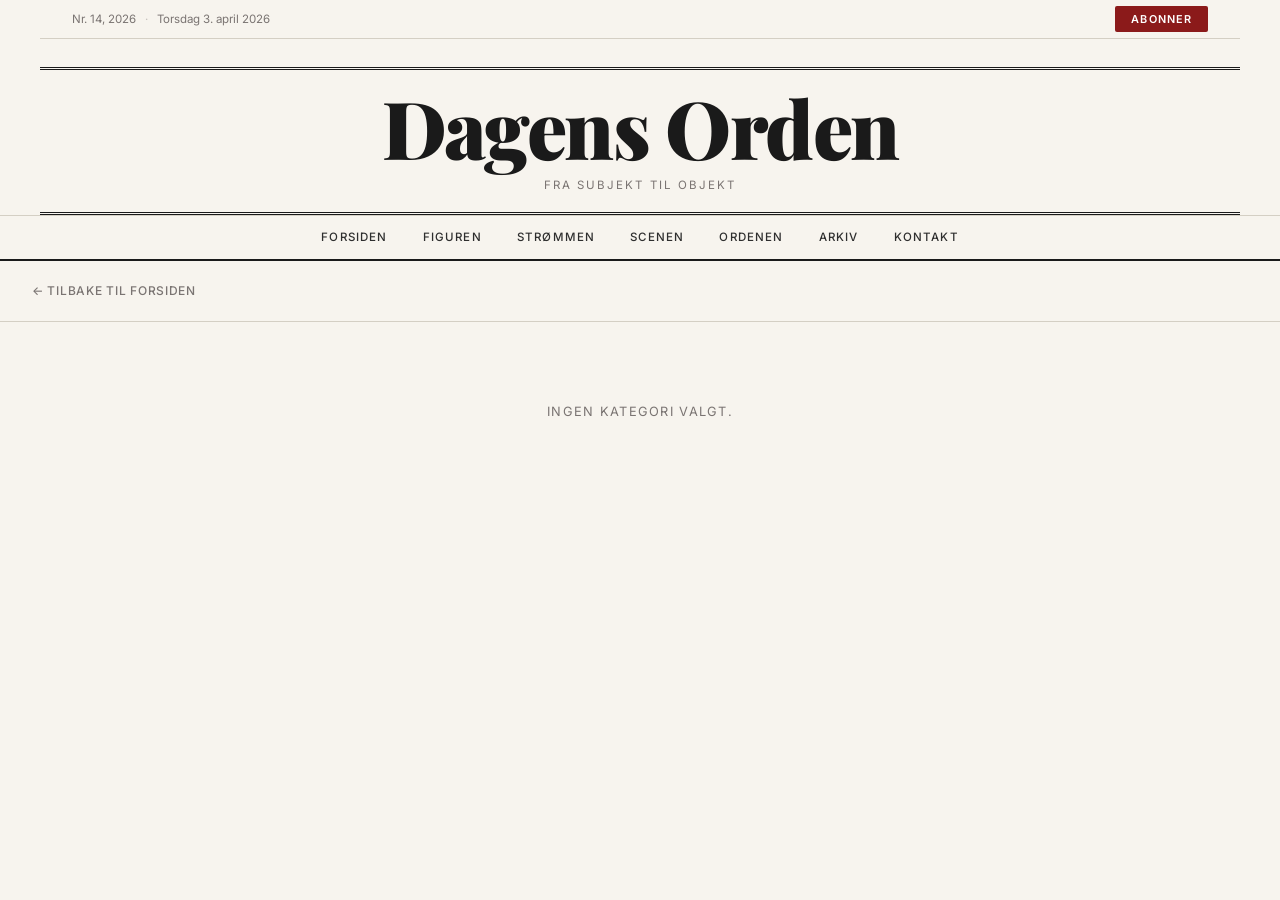
<file: category.html>
<!DOCTYPE html>
<html lang="no">
<head>
    <meta charset="UTF-8">
    <meta name="viewport" content="width=device-width, initial-scale=1.0">
    <title>Dagens Orden</title>
    <link rel="preconnect" href="https://fonts.googleapis.com">
    <link rel="preconnect" href="https://fonts.gstatic.com" crossorigin>
    <link href="https://fonts.googleapis.com/css2?family=Playfair+Display:ital,wght@0,400;0,600;0,700;0,900;1,400;1,700&family=Source+Serif+4:ital,opsz,wght@0,8..60,300;0,8..60,400;0,8..60,600;1,8..60,300;1,8..60,400&family=Inter:wght@300;400;500;600&display=swap" rel="stylesheet">
    <link rel="stylesheet" href="/styles.css">
    <style>
        .category-page { max-width: 860px; margin: 0 auto; padding: 2rem 2rem 5rem; }
        .category-page-header {
            border-bottom: 2px solid var(--text);
            padding-bottom: 1rem;
            margin-bottom: 2.5rem;
        }
        .category-page-header h1 {
            font-family: var(--serif);
            font-size: clamp(1.8rem, 4vw, 2.6rem);
            font-weight: 700;
            letter-spacing: -0.01em;
        }
        .category-page-header .cat-description {
            font-family: var(--body);
            font-size: 1rem;
            color: var(--text-muted);
            margin-top: 0.5rem;
            line-height: 1.6;
        }
        .category-page-header .article-count {
            font-family: var(--sans);
            font-size: 0.75rem;
            text-transform: uppercase;
            letter-spacing: 0.08em;
            color: var(--text-muted);
            margin-top: 0.75rem;
        }

        .cat-article {
            display: grid;
            grid-template-columns: 180px 1fr;
            gap: 1.5rem;
            padding: 1.75rem 0;
            border-bottom: 1px solid var(--border);
        }
        .cat-article:first-child { padding-top: 0; }
        .cat-article-thumb .img-placeholder { aspect-ratio: 4/3; border-radius: 3px; }
        .cat-article-content { display: flex; flex-direction: column; gap: 0.4rem; }
        .cat-article-content .category-tag { align-self: flex-start; }
        .cat-article-content h2 {
            font-family: var(--serif);
            font-size: 1.25rem;
            font-weight: 700;
            line-height: 1.25;
            letter-spacing: -0.01em;
        }
        .cat-article-content h2 a { color: inherit; }
        .cat-article-content h2 a:hover { color: var(--accent); }
        .cat-article-content .cat-article-excerpt {
            font-family: var(--body);
            font-size: 0.92rem;
            line-height: 1.6;
            color: var(--text-body);
            margin-top: 0.15rem;
        }
        .cat-article-content .byline-row { margin-top: auto; padding-top: 0.4rem; }

        /* Archive mode: all articles */
        .archive-cats { margin-top: 2rem; }
        .archive-cat-group { margin-bottom: 3rem; }
        .archive-cat-group h2 {
            font-family: var(--serif);
            font-size: 1.4rem;
            font-weight: 700;
            border-bottom: 2px solid var(--text);
            padding-bottom: 0.6rem;
            margin-bottom: 0;
        }

        .back-link {
            display: inline-flex;
            align-items: center;
            gap: 0.4rem;
            font-family: var(--sans);
            font-size: 0.75rem;
            font-weight: 500;
            letter-spacing: 0.06em;
            text-transform: uppercase;
            color: var(--text-muted);
            padding: 1.25rem 2rem;
            border-bottom: 1px solid var(--border);
            width: 100%;
        }
        .back-link:hover { color: var(--accent); }

        #cat-loading {
            text-align: center;
            padding: 5rem 2rem;
            font-family: var(--sans);
            font-size: 0.8rem;
            color: var(--text-muted);
            letter-spacing: 0.1em;
            text-transform: uppercase;
        }

        @media (max-width: 620px) {
            .cat-article { grid-template-columns: 120px 1fr; gap: 1rem; }
            .cat-article-content h2 { font-size: 1.05rem; }
            .cat-article-content .cat-article-excerpt { font-size: 0.85rem; }
        }
        @media (max-width: 420px) {
            .cat-article { grid-template-columns: 1fr; }
            .cat-article-thumb { display: none; }
        }
    </style>
</head>
<body>

    <!-- Header / Masthead -->
    <header class="site-header">
        <div class="header-top">
            <div class="header-top-left">
                <span class="edition">Nr. 14, 2026</span>
                <span class="dot">·</span>
                <span class="date">Torsdag 3. april 2026</span>
            </div>
            <div class="header-top-right">
                <a href="/index.html#newsletter" class="btn-subscribe">Abonner</a>
            </div>
        </div>
        <div class="masthead">
            <div class="masthead-rule-double"></div>
            <h1 class="site-title"><a href="/index.html" style="color:inherit;">Dagens Orden</a></h1>
            <p class="site-tagline">Fra subjekt til objekt</p>
            <div class="masthead-rule-double"></div>
        </div>
    </header>

    <nav class="main-nav">
        <div class="container">
            <ul>
                <li><a href="/index.html">Forsiden</a></li>
                <li><a href="category.html?cat=Figuren" id="nav-figuren">Figuren</a></li>
                <li><a href="category.html?cat=Strømmen" id="nav-strommen">Strømmen</a></li>
                <li><a href="category.html?cat=Scenen" id="nav-scenen">Scenen</a></li>
                <li><a href="category.html?cat=Ordenen" id="nav-ordenen">Ordenen</a></li>
                <li><a href="category.html?cat=alle" id="nav-arkiv">Arkiv</a></li>
                <li><a href="kontakt.html">Kontakt</a></li>
            </ul>
        </div>
    </nav>

    <a href="/index.html" class="back-link">← Tilbake til forsiden</a>

    <div id="cat-loading">Laster artikler…</div>

    <div class="category-page" id="category-page" style="display:none;"></div>

    <script src="/js/config.js"></script>
    <script>
    (async function () {
        const params = new URLSearchParams(location.search);
        const cat = params.get('cat');
        if (!cat) { showError('Ingen kategori valgt.'); return; }

        const cfg = window.DO_CONFIG;
        if (!cfg || cfg.githubOwner === 'YOUR_GITHUB_USERNAME') {
            showError('Siden er ikke konfigurert ennå.'); return;
        }

        const url =
            `https://raw.githubusercontent.com/${cfg.githubOwner}/${cfg.githubRepo}` +
            `/${cfg.branch}/${cfg.dataFile}?t=${Date.now()}`;

        try {
            const res = await fetch(url);
            if (!res.ok) throw new Error();
            const data = await res.json();

            const published = data.articles
                .filter(a => a.status === 'published')
                .sort((a, b) => new Date(b.publishedAt) - new Date(a.publishedAt));

            // Highlight active nav
            highlightNav(cat);

            if (cat === 'alle') {
                renderArchive(published);
            } else {
                const articles = published.filter(a => a.category === cat);
                if (!articles.length) { showError(`Ingen artikler i «${cat}» ennå.`); return; }
                renderCategory(cat, articles);
            }
        } catch {
            showError('Kunne ikke laste artiklene. Prøv igjen.');
        }
    })();

    const categoryDescriptions = {
        'Ordenen': 'Geopolitikk, maktstrukturer og den internasjonale ordenen — analysert gjennom statsvitenskap, filosofi og kritisk teori.',
        'Figuren': 'Enkeltskikkelser og intellektuelle tradisjoner som former vår tid — fra filosofer til politiske tenkere.',
        'Strømmen': 'Kulturelle, sosiale og psykologiske strømninger i samtiden — fra massepsykologi til identitetspolitikk.',
        'Scenen': 'Økonomi, klima og samfunnsstrukturer — de materielle betingelsene som former politikk og kultur.'
    };

    function highlightNav(cat) {
        const map = {
            'Figuren': 'nav-figuren',
            'Strømmen': 'nav-strommen',
            'Scenen': 'nav-scenen',
            'Ordenen': 'nav-ordenen',
            'alle': 'nav-arkiv'
        };
        const id = map[cat];
        if (id) {
            const el = document.getElementById(id);
            if (el) el.classList.add('active');
        }
    }

    function renderCategory(cat, articles) {
        document.title = `${cat} — Dagens Orden`;
        const page = document.getElementById('category-page');
        page.innerHTML = `
            <div class="category-page-header">
                <h1>${cat}</h1>
                ${categoryDescriptions[cat] ? `<p class="cat-description">${categoryDescriptions[cat]}</p>` : ''}
                <p class="article-count">${articles.length} ${articles.length === 1 ? 'artikkel' : 'artikler'}</p>
            </div>
            <div class="cat-article-list">
                ${articles.map(articleCard).join('')}
            </div>`;
        show();
    }

    function renderArchive(articles) {
        document.title = 'Arkiv — Dagens Orden';
        const categories = ['Ordenen', 'Figuren', 'Strømmen', 'Scenen'];
        const page = document.getElementById('category-page');
        page.innerHTML = `
            <div class="category-page-header">
                <h1>Arkiv</h1>
                <p class="cat-description">Alle publiserte artikler, sortert etter kategori.</p>
                <p class="article-count">${articles.length} artikler totalt</p>
            </div>
            <div class="archive-cats">
                ${categories.map(cat => {
                    const catArticles = articles.filter(a => a.category === cat);
                    if (!catArticles.length) return '';
                    return `
                        <div class="archive-cat-group">
                            <h2>${cat}</h2>
                            <div class="cat-article-list">
                                ${catArticles.map(articleCard).join('')}
                            </div>
                        </div>`;
                }).join('')}
            </div>`;
        show();
    }

    function articleCard(a) {
        const date = new Date(a.publishedAt).toLocaleDateString('no-NO', {
            day: 'numeric', month: 'long', year: 'numeric'
        });
        return `
            <article class="cat-article">
                <figure class="cat-article-thumb">
                    <a href="article.html?id=${a.id}">
                        ${a.image
                            ? `<div class="art-img"><img src="${a.image}" alt="${a.title}" loading="lazy"></div>`
                            : `<div class="img-placeholder ${a.imageColor}"></div>`}
                    </a>
                    ${a.imageCredit ? `<figcaption class="img-caption img-caption-sm"><span class="img-credit">${a.imageCredit}</span><span class="img-sep"> · </span><span class="img-title">${a.imageTitle || ''}</span></figcaption>` : ''}
                </figure>
                <div class="cat-article-content">
                    <span class="category-tag">${a.category}</span>
                    <h2><a href="article.html?id=${a.id}">${a.title}</a></h2>
                    <p class="cat-article-excerpt">${a.excerpt}</p>
                    <div class="byline-row">
                        <span class="lens-tag">${a.lens}</span>
                        <span class="read-time">${a.readTime} min</span>
                        <span style="margin-left:auto; font-family:var(--sans); font-size:0.7rem; color:var(--text-muted);">${date}</span>
                    </div>
                </div>
            </article>`;
    }

    function show() {
        document.getElementById('cat-loading').style.display = 'none';
        document.getElementById('category-page').style.display = 'block';
    }

    function showError(msg) {
        document.getElementById('cat-loading').textContent = msg;
    }
    </script>
</body>
</html>
</file>
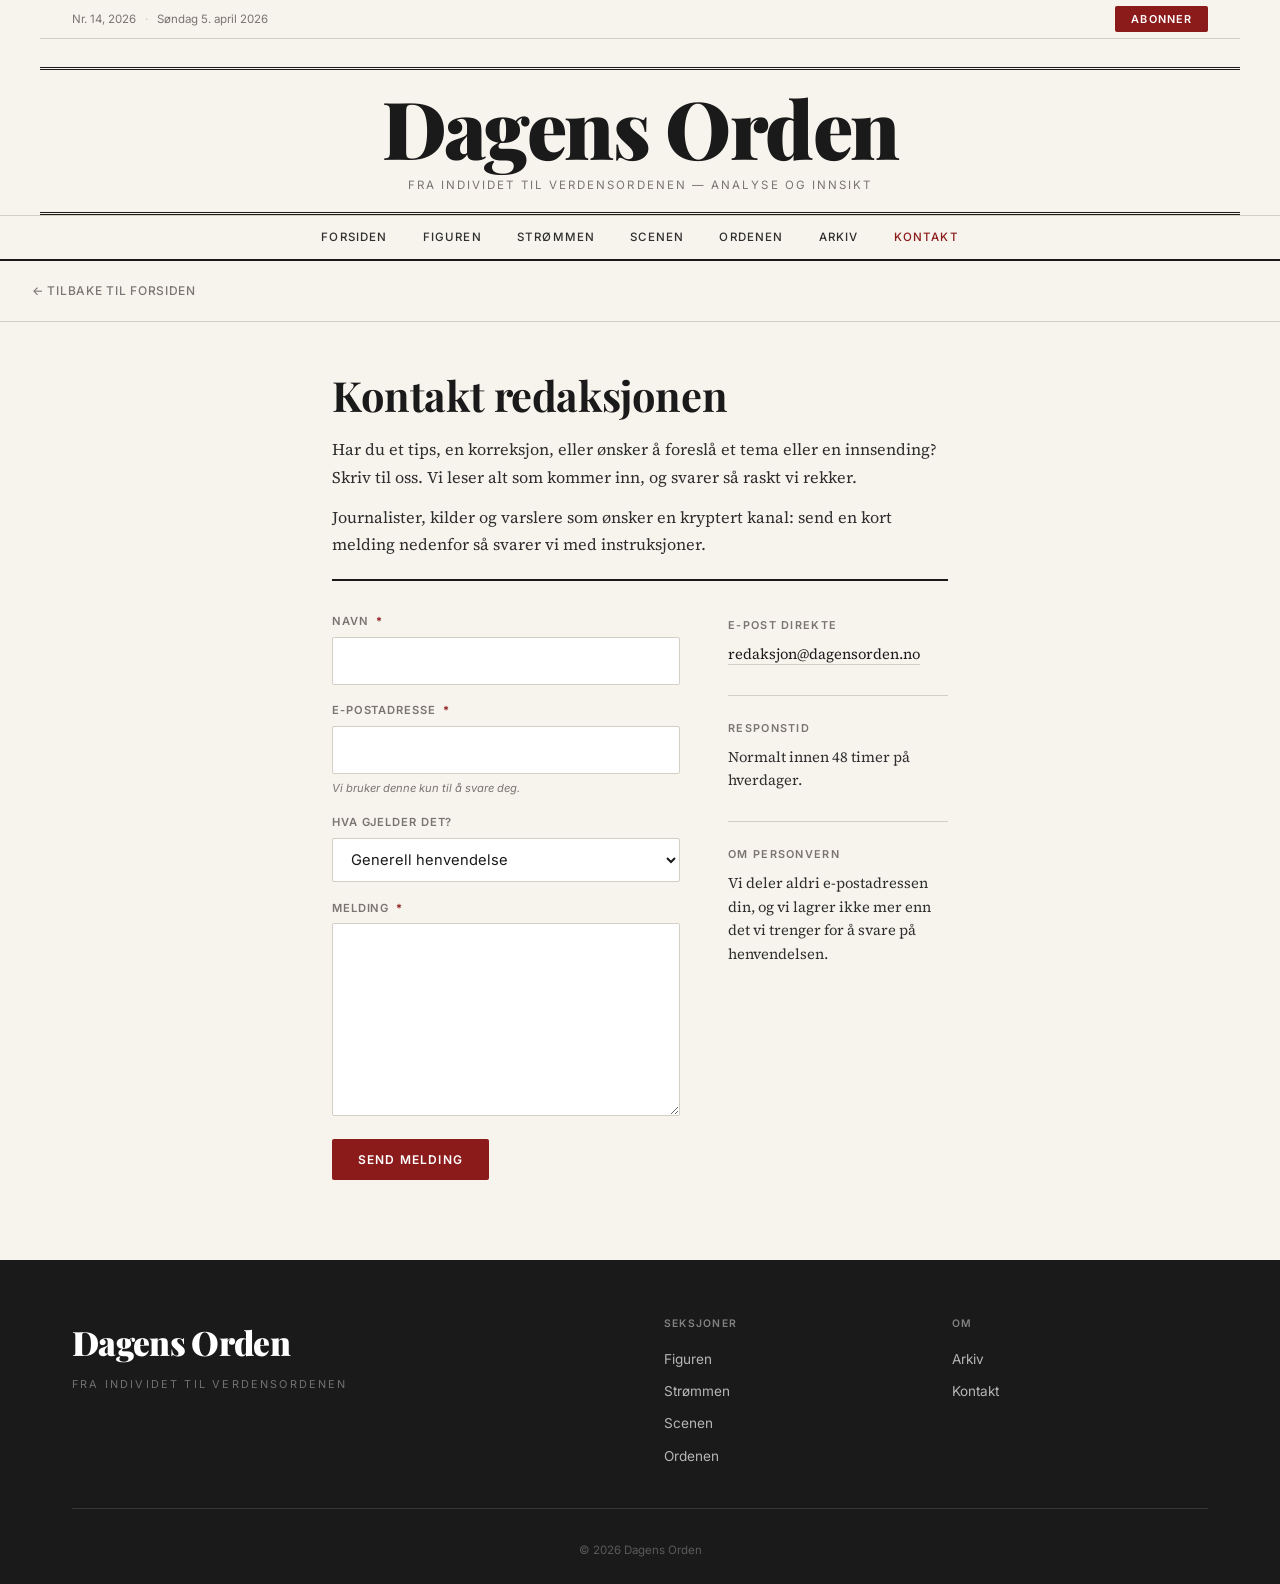
<file: kontakt.html>
<!DOCTYPE html>
<html lang="no">
<head>
    <meta charset="UTF-8">
    <meta name="viewport" content="width=device-width, initial-scale=1.0">
    <title>Kontakt — Dagens Orden</title>
    <link rel="preconnect" href="https://fonts.googleapis.com">
    <link rel="preconnect" href="https://fonts.gstatic.com" crossorigin>
    <link href="https://fonts.googleapis.com/css2?family=Playfair+Display:ital,wght@0,400;0,600;0,700;0,900;1,400;1,700&family=Source+Serif+4:ital,opsz,wght@0,8..60,300;0,8..60,400;0,8..60,600;1,8..60,300;1,8..60,400&family=Inter:wght@300;400;500;600&display=swap" rel="stylesheet">
    <link rel="stylesheet" href="/styles.css">
    <style>
        .contact-page {
            max-width: 680px;
            margin: 0 auto;
            padding: 2.5rem 2rem 5rem;
        }
        .contact-header {
            border-bottom: 2px solid var(--text-primary);
            padding-bottom: 1.25rem;
            margin-bottom: 2rem;
        }
        .contact-header h1 {
            font-family: var(--serif);
            font-size: clamp(1.9rem, 4vw, 2.6rem);
            font-weight: 700;
            letter-spacing: -0.01em;
            margin-bottom: 0.5rem;
        }
        .contact-intro {
            font-family: var(--body);
            font-size: 1.02rem;
            line-height: 1.7;
            color: var(--text-body);
        }
        .contact-intro p + p { margin-top: 0.75rem; }
        .contact-intro a { color: var(--accent); text-decoration: underline; text-underline-offset: 3px; }

        .contact-grid {
            display: grid;
            grid-template-columns: 1fr 220px;
            gap: 3rem;
            align-items: start;
        }

        /* ── Form ── */
        .contact-form {
            display: flex;
            flex-direction: column;
            gap: 1.1rem;
        }
        .form-row {
            display: flex;
            flex-direction: column;
            gap: 0.35rem;
        }
        .form-row label {
            font-family: var(--sans);
            font-size: 0.7rem;
            font-weight: 600;
            letter-spacing: 0.08em;
            text-transform: uppercase;
            color: var(--text-muted);
        }
        .form-row label .req { color: var(--accent); margin-left: 0.2rem; }
        .form-row input,
        .form-row select,
        .form-row textarea {
            font-family: var(--body);
            font-size: 1rem;
            line-height: 1.5;
            color: var(--text-primary);
            background: var(--bg-white);
            border: 1px solid var(--border);
            border-radius: 2px;
            padding: 0.7rem 0.85rem;
            outline: none;
            transition: border-color 0.18s, box-shadow 0.18s;
            font-family: var(--body);
        }
        .form-row input:focus,
        .form-row select:focus,
        .form-row textarea:focus {
            border-color: var(--text-primary);
            box-shadow: 0 0 0 2px rgba(26,26,26,0.08);
        }
        .form-row textarea {
            resize: vertical;
            min-height: 160px;
            font-family: var(--body);
        }
        .form-row select {
            font-family: var(--sans);
            font-size: 0.92rem;
            cursor: pointer;
        }
        .form-hint {
            font-family: var(--sans);
            font-size: 0.7rem;
            color: var(--text-muted);
            line-height: 1.5;
            font-style: italic;
        }

        .btn-submit {
            align-self: flex-start;
            font-family: var(--sans);
            font-size: 0.75rem;
            font-weight: 600;
            letter-spacing: 0.1em;
            text-transform: uppercase;
            background: var(--accent);
            color: #fff;
            padding: 0.8rem 1.6rem;
            border: none;
            border-radius: 2px;
            cursor: pointer;
            transition: background 0.18s;
            margin-top: 0.35rem;
        }
        .btn-submit:hover:not(:disabled) { background: var(--accent-hover); }
        .btn-submit:disabled { opacity: 0.5; cursor: not-allowed; }

        .form-status {
            font-family: var(--sans);
            font-size: 0.85rem;
            padding: 0.85rem 1rem;
            border-radius: 2px;
            margin-top: 0.5rem;
            display: none;
        }
        .form-status.show { display: block; }
        .form-status.success {
            background: #EFF3EB;
            border-left: 3px solid #5A7A3F;
            color: #2E4A1F;
        }
        .form-status.error {
            background: #F6ECEC;
            border-left: 3px solid var(--accent);
            color: var(--accent-hover);
        }

        /* ── Sidebar ── */
        .contact-sidebar {
            padding-top: 0.25rem;
        }
        .sidebar-block + .sidebar-block {
            margin-top: 1.75rem;
            padding-top: 1.5rem;
            border-top: 1px solid var(--border);
        }
        .sidebar-block h3 {
            font-family: var(--sans);
            font-size: 0.68rem;
            font-weight: 600;
            letter-spacing: 0.12em;
            text-transform: uppercase;
            color: var(--text-muted);
            margin-bottom: 0.55rem;
        }
        .sidebar-block p,
        .sidebar-block a {
            font-family: var(--body);
            font-size: 0.92rem;
            line-height: 1.6;
            color: var(--text-body);
        }
        .sidebar-block a {
            color: var(--text-primary);
            border-bottom: 1px solid var(--border);
        }
        .sidebar-block a:hover {
            color: var(--accent);
            border-bottom-color: var(--accent);
        }

        .back-link {
            display: inline-flex;
            align-items: center;
            gap: 0.4rem;
            font-family: var(--sans);
            font-size: 0.75rem;
            font-weight: 500;
            letter-spacing: 0.06em;
            text-transform: uppercase;
            color: var(--text-muted);
            padding: 1.25rem 2rem;
            border-bottom: 1px solid var(--border);
            width: 100%;
        }
        .back-link:hover { color: var(--accent); }

        @media (max-width: 760px) {
            .contact-grid {
                grid-template-columns: 1fr;
                gap: 2.25rem;
            }
            .contact-sidebar {
                border-top: 1px solid var(--border);
                padding-top: 1.75rem;
            }
        }
    </style>
</head>
<body>

    <!-- Header / Masthead -->
    <header class="site-header">
        <div class="header-top">
            <div class="header-top-left">
                <span class="edition">Nr. 14, 2026</span>
                <span class="dot">·</span>
                <span class="date">Søndag 5. april 2026</span>
            </div>
            <div class="header-top-right">
                <a href="/index.html#newsletter" class="btn-subscribe">Abonner</a>
            </div>
        </div>
        <div class="masthead">
            <div class="masthead-rule-double"></div>
            <h1 class="site-title"><a href="/index.html" style="color:inherit;">Dagens Orden</a></h1>
            <p class="site-tagline">Fra individet til verdensordenen — analyse og innsikt</p>
            <div class="masthead-rule-double"></div>
        </div>
    </header>

    <nav class="main-nav">
        <div class="container">
            <ul>
                <li><a href="/index.html">Forsiden</a></li>
                <li><a href="/category.html?cat=Figuren">Figuren</a></li>
                <li><a href="/category.html?cat=Strømmen">Strømmen</a></li>
                <li><a href="/category.html?cat=Scenen">Scenen</a></li>
                <li><a href="/category.html?cat=Ordenen">Ordenen</a></li>
                <li><a href="/category.html?cat=alle">Arkiv</a></li>
                <li><a href="/kontakt.html" class="active">Kontakt</a></li>
            </ul>
        </div>
    </nav>

    <a href="/index.html" class="back-link">← Tilbake til forsiden</a>

    <main class="contact-page">
        <header class="contact-header">
            <h1>Kontakt redaksjonen</h1>
            <div class="contact-intro">
                <p>Har du et tips, en korreksjon, eller ønsker å foreslå et tema eller en innsending? Skriv til oss. Vi leser alt som kommer inn, og svarer så raskt vi rekker.</p>
                <p>Journalister, kilder og varslere som ønsker en kryptert kanal: send en kort melding nedenfor så svarer vi med instruksjoner.</p>
            </div>
        </header>

        <div class="contact-grid">
            <form class="contact-form" id="contact-form" novalidate>
                <div class="form-row">
                    <label for="c-name">Navn <span class="req">*</span></label>
                    <input type="text" id="c-name" name="name" required autocomplete="name">
                </div>

                <div class="form-row">
                    <label for="c-email">E-postadresse <span class="req">*</span></label>
                    <input type="email" id="c-email" name="email" required autocomplete="email">
                    <span class="form-hint">Vi bruker denne kun til å svare deg.</span>
                </div>

                <div class="form-row">
                    <label for="c-subject">Hva gjelder det?</label>
                    <select id="c-subject" name="subject">
                        <option value="Generell henvendelse">Generell henvendelse</option>
                        <option value="Tips til sak">Tips til sak</option>
                        <option value="Innsending / debattinnlegg">Innsending / debattinnlegg</option>
                        <option value="Korreksjon / feil">Korreksjon / feil</option>
                        <option value="Pressehenvendelse">Pressehenvendelse</option>
                        <option value="Varsling (kryptert kanal)">Varsling (kryptert kanal)</option>
                    </select>
                </div>

                <div class="form-row">
                    <label for="c-message">Melding <span class="req">*</span></label>
                    <textarea id="c-message" name="message" rows="7" required></textarea>
                </div>

                <!-- Honeypot (bot trap) -->
                <input type="text" name="_gotcha" style="display:none" tabindex="-1" autocomplete="off">

                <button type="submit" class="btn-submit" id="submit-btn">Send melding</button>

                <div class="form-status" id="form-status" role="status" aria-live="polite"></div>
            </form>

            <aside class="contact-sidebar">
                <div class="sidebar-block">
                    <h3>E-post direkte</h3>
                    <p><a id="direct-email" href="mailto:redaksjon@dagensorden.no">redaksjon@dagensorden.no</a></p>
                </div>
                <div class="sidebar-block">
                    <h3>Responstid</h3>
                    <p>Normalt innen 48 timer på hverdager.</p>
                </div>
                <div class="sidebar-block">
                    <h3>Om personvern</h3>
                    <p>Vi deler aldri e-postadressen din, og vi lagrer ikke mer enn det vi trenger for å svare på henvendelsen.</p>
                </div>
            </aside>
        </div>
    </main>

    <footer class="site-footer">
        <div class="container">
            <div class="footer-inner">
                <div>
                    <h3 class="footer-title">Dagens Orden</h3>
                    <p class="footer-tagline">Fra individet til verdensordenen</p>
                </div>
                <div class="footer-links">
                    <div class="footer-col">
                        <h4>Seksjoner</h4>
                        <ul>
                            <li><a href="/category.html?cat=Figuren">Figuren</a></li>
                            <li><a href="/category.html?cat=Strømmen">Strømmen</a></li>
                            <li><a href="/category.html?cat=Scenen">Scenen</a></li>
                            <li><a href="/category.html?cat=Ordenen">Ordenen</a></li>
                        </ul>
                    </div>
                    <div class="footer-col">
                        <h4>Om</h4>
                        <ul>
                            <li><a href="/category.html?cat=alle">Arkiv</a></li>
                            <li><a href="/kontakt.html">Kontakt</a></li>
                        </ul>
                    </div>
                </div>
            </div>
            <p class="footer-bottom">© 2026 Dagens Orden</p>
        </div>
    </footer>

    <script src="/js/config.js"></script>
    <script>
    (function () {
        const cfg = window.DO_CONFIG || {};
        const form = document.getElementById('contact-form');
        const btn = document.getElementById('submit-btn');
        const status = document.getElementById('form-status');
        const directLink = document.getElementById('direct-email');

        if (cfg.editorEmail) {
            directLink.href = 'mailto:' + cfg.editorEmail;
            directLink.textContent = cfg.editorEmail;
        }

        function showStatus(type, msg) {
            status.className = 'form-status show ' + type;
            status.textContent = msg;
        }

        form.addEventListener('submit', async function (e) {
            e.preventDefault();
            status.className = 'form-status';

            // Honeypot
            if (form._gotcha.value) return;

            // Validate
            const name = form.name.value.trim();
            const email = form.email.value.trim();
            const message = form.message.value.trim();
            if (!name || !email || !message) {
                showStatus('error', 'Vennligst fyll ut navn, e-post og melding.');
                return;
            }
            if (!/^[^\s@]+@[^\s@]+\.[^\s@]+$/.test(email)) {
                showStatus('error', 'Vennligst skriv inn en gyldig e-postadresse.');
                return;
            }

            if (!cfg.formspreeId || cfg.formspreeId === 'REPLACE_WITH_YOUR_FORMSPREE_ID') {
                showStatus('error', 'Skjemaet er ikke konfigurert ennå. Send e-post direkte til ' + (cfg.editorEmail || 'redaksjonen') + ' i mellomtiden.');
                return;
            }

            btn.disabled = true;
            btn.textContent = 'Sender…';

            try {
                const res = await fetch('https://formspree.io/f/' + cfg.formspreeId, {
                    method: 'POST',
                    headers: { 'Accept': 'application/json', 'Content-Type': 'application/json' },
                    body: JSON.stringify({
                        name: name,
                        email: email,
                        subject: form.subject.value,
                        message: message,
                        _subject: 'Dagens Orden kontakt: ' + form.subject.value
                    })
                });
                if (res.ok) {
                    form.reset();
                    showStatus('success', 'Takk. Meldingen er mottatt — vi svarer så snart vi kan.');
                } else {
                    const data = await res.json().catch(() => ({}));
                    showStatus('error', (data && data.error) || 'Noe gikk galt. Prøv igjen, eller send e-post direkte.');
                }
            } catch (err) {
                showStatus('error', 'Kunne ikke sende. Sjekk nettforbindelsen og prøv igjen.');
            } finally {
                btn.disabled = false;
                btn.textContent = 'Send melding';
            }
        });
    })();
    </script>
</body>
</html>
</file>
<file: styles.css>
/* ============================================================
   DAGENS ORDEN — Stylesheet
   Classic broadsheet editorial design
   ============================================================ */

:root {
  --bg:           #F7F4EE;
  --bg-white:     #FFFFFF;
  --text-primary: #1A1A1A;
  --text-body:    #2E2E2E;
  --text-muted:   #7A7472;
  --accent:       #8B1A1A;
  --accent-hover: #6B1212;
  --border:       #D4CFC4;
  --border-dark:  #1A1A1A;

  --serif:  'Playfair Display', Georgia, 'Times New Roman', serif;
  --body:   'Source Serif 4', Georgia, serif;
  --sans:   'Inter', -apple-system, BlinkMacSystemFont, sans-serif;

  --max-w: 1200px;
}

/* ============================================================
   RESET & BASE
   ============================================================ */

*, *::before, *::after {
  box-sizing: border-box;
  margin: 0;
  padding: 0;
}

html {
  font-size: 16px;
  scroll-behavior: smooth;
}

body {
  background-color: var(--bg);
  color: var(--text-primary);
  font-family: var(--body);
  line-height: 1.6;
  -webkit-font-smoothing: antialiased;
  -moz-osx-font-smoothing: grayscale;
}

a {
  color: inherit;
  text-decoration: none;
  transition: color 0.18s;
}

a:hover { color: var(--accent); }

img { display: block; max-width: 100%; }

.container {
  max-width: var(--max-w);
  margin: 0 auto;
  padding: 0 2rem;
}

/* ============================================================
   IMAGE PLACEHOLDERS
   ============================================================ */

.img-placeholder {
  width: 100%;
  position: relative;
  overflow: hidden;
}

/* aspect ratios */
.hero-image .img-placeholder      { aspect-ratio: 5/4; }
.feat-image .img-placeholder       { aspect-ratio: 16/9; }
.list-thumb .img-placeholder       { aspect-ratio: 4/3; }

/* real image wrapper (same aspect ratios as placeholders) */
.art-img {
  width: 100%;
  position: relative;
  overflow: hidden;
  background: #1A1A1A;
}
.art-img img {
  width: 100%;
  height: 100%;
  object-fit: cover;
  display: block;
  filter: grayscale(35%) contrast(1.03) saturate(0.92);
  transition: filter 0.35s ease;
}
.art-img:hover img { filter: grayscale(0%) contrast(1.05) saturate(1); }
.hero-image .art-img    { aspect-ratio: 5/4; }
.feat-image .art-img    { aspect-ratio: 16/9; }
.list-thumb .art-img    { aspect-ratio: 4/3; }
.cat-article-thumb .art-img { aspect-ratio: 4/3; border-radius: 3px; }
.art-img::after {
  content: '';
  position: absolute;
  inset: 0;
  background: linear-gradient(to bottom, transparent 50%, rgba(0,0,0,0.25) 100%);
  pointer-events: none;
}

/* Image captions (figcaption under every image) */
.hero-image, .feat-image, .list-thumb, .cat-article-thumb, .article-hero-img {
  margin: 0;
}
.img-caption {
  display: block;
  font-family: var(--sans);
  font-size: 0.7rem;
  line-height: 1.45;
  color: var(--text-muted);
  padding-top: 0.5rem;
  letter-spacing: 0.01em;
}
.img-caption .img-credit {
  font-weight: 500;
  color: var(--text-body);
}
.img-caption .img-title {
  font-style: italic;
}
.img-caption .img-sep {
  color: var(--border);
  margin: 0 0.1rem;
}
.img-caption-sm {
  font-size: 0.62rem;
  padding-top: 0.38rem;
  line-height: 1.35;
}
.article-hero-img .img-caption {
  font-size: 0.72rem;
  padding-top: 0.6rem;
  padding-bottom: 1rem;
  border-bottom: 1px solid var(--border);
  margin-bottom: 1rem;
}

/* colour variants */
.img-dark   { background: linear-gradient(145deg, #2A2826 0%, #3E3836 60%, #2F2C2A 100%); }
.img-warm   { background: linear-gradient(145deg, #C9BBA8 0%, #B5A892 60%, #C4B89F 100%); }
.img-cool   { background: linear-gradient(145deg, #8A9BAB 0%, #6D8394 60%, #7B8F9E 100%); }
.img-green  { background: linear-gradient(145deg, #8A9E8A 0%, #7A9070 60%, #8A9C80 100%); }
.img-purple { background: linear-gradient(145deg, #8A7A98 0%, #7A6A88 60%, #8E7E9C 100%); }

.img-placeholder::after {
  content: '';
  position: absolute;
  inset: 0;
  background: linear-gradient(to bottom, transparent 40%, rgba(0,0,0,0.18) 100%);
}

.img-caption-overlay {
  position: absolute;
  bottom: 0.75rem;
  left: 0.85rem;
  z-index: 2;
  font-family: var(--sans);
  font-size: 0.62rem;
  font-weight: 500;
  letter-spacing: 0.12em;
  text-transform: uppercase;
  color: rgba(255,255,255,0.65);
}

/* ============================================================
   SHARED COMPONENTS
   ============================================================ */

/* Category tag */
.category-tag {
  display: inline-block;
  font-family: var(--sans);
  font-size: 0.62rem;
  font-weight: 600;
  letter-spacing: 0.14em;
  text-transform: uppercase;
  color: var(--accent);
}

/* Lens label (analysed through X·Y) */
.lens-label {
  font-family: var(--sans);
  font-size: 0.7rem;
  font-style: italic;
  color: var(--text-muted);
  letter-spacing: 0.01em;
}

/* Lens tag (inside article list) */
.lens-tag {
  font-family: var(--sans);
  font-size: 0.67rem;
  font-style: italic;
  color: var(--text-muted);
}

/* Byline row */
.byline-row {
  display: flex;
  align-items: center;
  gap: 1rem;
  font-family: var(--sans);
  font-size: 0.72rem;
  color: var(--text-muted);
}

.byline { font-style: italic; }

/* Divider rules */
.rule-full {
  border-top: 1px solid var(--border);
  margin: 2rem auto;
}

.rule-section {
  border-top: 1px solid var(--border);
  margin: 2.5rem 0;
}

/* ============================================================
   HEADER / MASTHEAD
   ============================================================ */

.site-header {
  background: var(--bg);
}

.header-top {
  display: flex;
  justify-content: space-between;
  align-items: center;
  padding: 0.6rem 2rem;
  border-bottom: 1px solid var(--border);
  font-family: var(--sans);
  font-size: 0.72rem;
  color: var(--text-muted);
  max-width: var(--max-w);
  margin: 0 auto;
}

.header-top-left {
  display: flex;
  align-items: center;
  gap: 0.55rem;
}

.dot { opacity: 0.4; }

.btn-subscribe {
  font-family: var(--sans);
  font-size: 0.68rem;
  font-weight: 600;
  letter-spacing: 0.1em;
  text-transform: uppercase;
  background: var(--accent);
  color: #fff;
  padding: 0.38rem 1rem;
  border-radius: 2px;
  transition: background 0.18s;
}

.btn-subscribe:hover {
  background: var(--accent-hover);
  color: #fff;
}

/* Masthead */
.masthead {
  text-align: center;
  padding: 1.75rem 2rem 0;
}

.masthead-rule-double {
  border: none;
  border-top: 3px double var(--border-dark);
  max-width: var(--max-w);
  margin: 0 auto 1.1rem;
}

.masthead-rule-double + .masthead-rule-double,
.site-tagline + .masthead-rule-double {
  margin-top: 1.1rem;
  margin-bottom: 0;
}

.site-title {
  font-family: var(--serif);
  font-size: clamp(2.8rem, 7vw, 5rem);
  font-weight: 900;
  letter-spacing: -0.02em;
  line-height: 1;
  color: var(--text-primary);
}

.site-tagline {
  font-family: var(--sans);
  font-size: 0.72rem;
  font-weight: 400;
  letter-spacing: 0.18em;
  text-transform: uppercase;
  color: var(--text-muted);
  margin: 0.55rem 0 1.1rem;
}

/* ============================================================
   STICKY NAV
   ============================================================ */

.main-nav {
  position: sticky;
  top: 0;
  z-index: 200;
  background: var(--bg);
  border-bottom: 2px solid var(--border-dark);
  border-top: 1px solid var(--border);
}

.main-nav ul {
  display: flex;
  list-style: none;
  justify-content: center;
  overflow-x: auto;
  -webkit-overflow-scrolling: touch;
  scrollbar-width: none;
}

.main-nav ul::-webkit-scrollbar { display: none; }

.main-nav ul li a {
  display: block;
  font-family: var(--sans);
  font-size: 0.72rem;
  font-weight: 500;
  letter-spacing: 0.1em;
  text-transform: uppercase;
  padding: 0.78rem 1.1rem;
  color: var(--text-body);
  white-space: nowrap;
  border-bottom: 2px solid transparent;
  margin-bottom: -2px;
  transition: color 0.18s, border-color 0.18s;
}

.main-nav ul li a:hover,
.main-nav ul li a.active {
  color: var(--accent);
  border-bottom-color: var(--accent);
}

/* ============================================================
   HERO
   ============================================================ */

.hero {
  padding: 2.5rem 0 0;
}

.hero-inner {
  display: grid;
  grid-template-columns: 1fr 1fr;
  gap: 2.5rem;
  align-items: center;
}

.article-meta {
  display: flex;
  flex-wrap: wrap;
  align-items: center;
  gap: 0.65rem;
  margin-bottom: 0.9rem;
}

.hero-title {
  font-family: var(--serif);
  font-size: clamp(1.6rem, 2.8vw, 2.65rem);
  font-weight: 700;
  line-height: 1.18;
  letter-spacing: -0.01em;
  margin-bottom: 1.2rem;
  color: var(--text-primary);
  cursor: pointer;
  transition: color 0.18s;
}

.hero-title:hover { color: var(--accent); }

.hero-excerpt {
  font-size: 1.05rem;
  line-height: 1.72;
  color: var(--text-body);
  margin-bottom: 1.25rem;
}

/* ============================================================
   FEATURED 3-COLUMN GRID
   ============================================================ */

.featured-grid {
  padding: 2rem 0;
}

.featured-grid-inner {
  display: grid;
  grid-template-columns: repeat(3, 1fr);
  gap: 0;
}

.feat-card {
  padding: 0 1.35rem;
  border-right: 1px solid var(--border);
}

.feat-card:first-child { padding-left: 0; }
.feat-card:last-child  { border-right: none; padding-right: 0; }

.feat-card-mid { border-right: 1px solid var(--border); }

.feat-image { margin-bottom: 0.9rem; }

.feat-content .category-tag { margin-bottom: 0.4rem; }

.feat-content h3 {
  font-family: var(--serif);
  font-size: 1.05rem;
  font-weight: 700;
  line-height: 1.3;
  margin: 0.35rem 0 0.65rem;
  color: var(--text-primary);
  cursor: pointer;
  transition: color 0.18s;
}

.feat-content h3:hover { color: var(--accent); }

.feat-excerpt {
  font-size: 0.875rem;
  line-height: 1.65;
  color: var(--text-body);
  margin-bottom: 0.75rem;
}

/* ============================================================
   MAIN CONTENT + SIDEBAR LAYOUT
   ============================================================ */

.content-layout {
  display: grid;
  grid-template-columns: 1fr 296px;
  gap: 3.5rem;
  padding-top: 0.5rem;
  padding-bottom: 5rem;
}

/* ---- Category sections ---- */

.cat-section { padding: 2rem 0; }

.cat-section-header {
  display: flex;
  justify-content: space-between;
  align-items: baseline;
  border-bottom: 2px solid var(--border-dark);
  padding-bottom: 0.6rem;
  margin-bottom: 1.25rem;
}

.cat-title {
  font-family: var(--serif);
  font-size: 1.35rem;
  font-weight: 700;
  letter-spacing: -0.01em;
}

.see-all {
  font-family: var(--sans);
  font-size: 0.72rem;
  color: var(--accent);
  letter-spacing: 0.04em;
}

.see-all:hover { color: var(--accent-hover); }

/* Article list */
.article-list {
  display: flex;
  flex-direction: column;
}

.list-article {
  display: grid;
  grid-template-columns: 130px 1fr;
  gap: 1.1rem;
  padding: 1.1rem 0;
  border-bottom: 1px solid var(--border);
  cursor: pointer;
  transition: opacity 0.18s;
}

.list-article:last-child { border-bottom: none; }
.list-article:hover { opacity: 0.8; }

.list-content .category-tag { display: block; margin-bottom: 0.3rem; }

.list-content h3 {
  font-family: var(--serif);
  font-size: 1rem;
  font-weight: 700;
  line-height: 1.32;
  margin-bottom: 0.45rem;
  color: var(--text-primary);
  transition: color 0.18s;
}

.list-article:hover .list-content h3 { color: var(--accent); }

.list-content p {
  font-size: 0.85rem;
  line-height: 1.62;
  color: var(--text-body);
  margin-bottom: 0.55rem;
}

/* ============================================================
   SIDEBAR
   ============================================================ */

.sidebar {
  display: flex;
  flex-direction: column;
  gap: 2rem;
  padding-top: 2rem;
}

.widget {
  border-top: 2px solid var(--border-dark);
  padding-top: 1rem;
}

.widget-title {
  font-family: var(--serif);
  font-size: 0.82rem;
  font-weight: 700;
  letter-spacing: 0.1em;
  text-transform: uppercase;
  margin-bottom: 0.85rem;
}

.widget-text {
  font-size: 0.875rem;
  line-height: 1.68;
  color: var(--text-body);
}

/* Pull quote */
.pull-quote {
  font-family: var(--serif);
  font-size: 0.92rem;
  font-style: italic;
  line-height: 1.68;
  color: var(--text-body);
  padding-left: 1rem;
  border-left: 3px solid var(--accent);
}

.pull-quote cite {
  display: block;
  font-family: var(--sans);
  font-size: 0.68rem;
  font-style: normal;
  color: var(--text-muted);
  margin-top: 0.75rem;
  letter-spacing: 0.02em;
}

/* Dark newsletter widget */
.widget-dark {
  background: var(--text-primary);
  padding: 1.25rem;
  border-top: none;
  border-radius: 2px;
}

.widget-dark .widget-title { color: #fff; }

.widget-dark .widget-text {
  color: rgba(255,255,255,0.65);
  margin-bottom: 1rem;
}

.newsletter-form {
  display: flex;
  flex-direction: column;
  gap: 0.5rem;
}

.email-input {
  padding: 0.58rem 0.75rem;
  background: rgba(255,255,255,0.1);
  border: 1px solid rgba(255,255,255,0.2);
  color: #fff;
  font-family: var(--sans);
  font-size: 0.8rem;
  border-radius: 2px;
  outline: none;
  transition: border-color 0.18s;
}

.email-input::placeholder { color: rgba(255,255,255,0.38); }
.email-input:focus { border-color: rgba(255,255,255,0.5); }

.btn-newsletter {
  padding: 0.58rem;
  background: var(--accent);
  color: #fff;
  border: none;
  font-family: var(--sans);
  font-size: 0.72rem;
  font-weight: 600;
  letter-spacing: 0.1em;
  text-transform: uppercase;
  cursor: pointer;
  border-radius: 2px;
  transition: background 0.18s;
}

.btn-newsletter:hover { background: var(--accent-hover); }

/* Archive list */
.archive-list {
  list-style: none;
  display: flex;
  flex-direction: column;
}

.archive-list li {
  border-bottom: 1px solid var(--border);
}

.archive-list li a {
  display: block;
  font-family: var(--sans);
  font-size: 0.8rem;
  line-height: 1.5;
  padding: 0.55rem 0;
  color: var(--text-body);
}

.archive-list li a:hover { color: var(--accent); }

/* ============================================================
   FOOTER
   ============================================================ */

.site-footer {
  background: var(--text-primary);
  color: #fff;
  padding: 3.5rem 0 1.5rem;
}

.footer-inner {
  display: grid;
  grid-template-columns: 1fr 1fr;
  gap: 3rem;
  padding-bottom: 2.5rem;
  border-bottom: 1px solid rgba(255,255,255,0.12);
  margin-bottom: 2rem;
}

.footer-title {
  font-family: var(--serif);
  font-size: 2.1rem;
  font-weight: 900;
  letter-spacing: -0.02em;
  margin-bottom: 0.4rem;
}

.footer-tagline {
  font-family: var(--sans);
  font-size: 0.68rem;
  font-weight: 400;
  letter-spacing: 0.2em;
  text-transform: uppercase;
  color: rgba(255,255,255,0.38);
}

.footer-links {
  display: grid;
  grid-template-columns: repeat(2, 1fr);
  gap: 2rem;
}

.footer-col h4 {
  font-family: var(--sans);
  font-size: 0.65rem;
  font-weight: 600;
  letter-spacing: 0.12em;
  text-transform: uppercase;
  color: rgba(255,255,255,0.45);
  margin-bottom: 0.85rem;
}

.footer-col ul {
  list-style: none;
  display: flex;
  flex-direction: column;
  gap: 0.42rem;
}

.footer-col ul li a {
  font-family: var(--sans);
  font-size: 0.85rem;
  color: rgba(255,255,255,0.68);
}

.footer-col ul li a:hover { color: #fff; }

.footer-bottom {
  font-family: var(--sans);
  font-size: 0.72rem;
  color: rgba(255,255,255,0.28);
  text-align: center;
}

/* ============================================================
   RESPONSIVE
   ============================================================ */

@media (max-width: 1000px) {
  .content-layout {
    grid-template-columns: 1fr;
  }
  .sidebar {
    display: grid;
    grid-template-columns: 1fr 1fr;
    gap: 1.5rem;
    padding-top: 0;
    border-top: 2px solid var(--border-dark);
    padding-top: 2rem;
  }
  .widget { border-top: none; padding-top: 0; }
  .widget:first-child,
  .widget:nth-child(2) {
    border-top: 2px solid var(--border-dark);
    padding-top: 1rem;
  }
}

@media (max-width: 860px) {
  .hero-inner {
    grid-template-columns: 1fr;
  }
  .hero-image { order: -1; }
  .hero-image .img-placeholder { aspect-ratio: 16/7; }

  .featured-grid-inner {
    grid-template-columns: 1fr;
    gap: 0;
  }
  .feat-card {
    padding: 1.25rem 0;
    border-right: none;
    border-bottom: 1px solid var(--border);
  }
  .feat-card:last-child { border-bottom: none; }
}

@media (max-width: 620px) {
  .container { padding: 0 1.1rem; }
  .header-top { padding: 0.6rem 1.1rem; }

  .site-title { font-size: 2.4rem; }

  .footer-inner { grid-template-columns: 1fr; gap: 2rem; }
  .footer-links { grid-template-columns: repeat(2, 1fr); }

  .sidebar {
    grid-template-columns: 1fr;
  }

  .list-article {
    grid-template-columns: 100px 1fr;
    gap: 0.85rem;
  }
}

@media (max-width: 420px) {
  .list-article { grid-template-columns: 1fr; }
  .list-thumb { display: none; }
}

/* ============================================================
   CITATION TOOLTIPS
   Translated quotes shown in accent red.
   Hover/tap shows original English + source attribution.
   ============================================================ */

.cite {
  color: var(--accent);
  cursor: help;
  border-bottom: 1px dotted var(--accent);
  position: relative;
}

.cite-tooltip {
  position: absolute;
  bottom: calc(100% + 10px);
  left: 50%;
  transform: translateX(-50%);
  width: max(280px, min(400px, 80vw));
  background: var(--text-primary);
  color: #F7F4EE;
  padding: 1rem 1.15rem;
  border-radius: 3px;
  font-family: var(--sans);
  font-size: 0.78rem;
  line-height: 1.55;
  z-index: 999;
  pointer-events: none;
  opacity: 0;
  transition: opacity 0.18s ease;
  box-shadow: 0 4px 18px rgba(0,0,0,0.25);
}
.cite-tooltip::after {
  content: '';
  position: absolute;
  top: 100%;
  left: 50%;
  transform: translateX(-50%);
  border: 6px solid transparent;
  border-top-color: var(--text-primary);
}
.cite-tooltip.show {
  opacity: 1;
  pointer-events: auto;
}
.cite-tooltip .cite-original {
  font-family: var(--body);
  font-style: italic;
  font-size: 0.82rem;
  margin-bottom: 0.55rem;
  color: #E8E2D8;
}
.cite-tooltip .cite-original::before { content: '"'; }
.cite-tooltip .cite-original::after  { content: '"'; }
.cite-tooltip .cite-attr {
  font-size: 0.68rem;
  color: #A09A90;
  letter-spacing: 0.02em;
}
.cite-tooltip .cite-attr a {
  color: #A09A90;
  text-decoration: underline;
  text-underline-offset: 2px;
  pointer-events: auto;
}
.cite-tooltip .cite-attr a:hover { color: #E8E2D8; }

/* Flip tooltip below on small screens / near top */
.cite-tooltip.flip {
  bottom: auto;
  top: calc(100% + 10px);
}
.cite-tooltip.flip::after {
  top: auto;
  bottom: 100%;
  border-top-color: transparent;
  border-bottom-color: var(--text-primary);
}
</file>
<file: admin/admin.css>
/* ============================================================
   DAGENS ORDEN — Admin Panel Stylesheet
   ============================================================ */

:root {
  --bg:         #F7F4EE;
  --sidebar-bg: #1A1A1A;
  --accent:     #8B1A1A;
  --accent-h:   #6B1212;
  --border:     #D4CFC4;
  --text:       #1A1A1A;
  --text-muted: #7A7472;
  --white:      #FFFFFF;
  --danger:     #C0392B;
  --success:    #27AE60;
  --serif:      'Playfair Display', Georgia, serif;
  --sans:       'Inter', -apple-system, sans-serif;
}

*, *::before, *::after { box-sizing: border-box; margin: 0; padding: 0; }

html, body { height: 100%; }

body {
  font-family: var(--sans);
  font-size: 14px;
  background: var(--bg);
  color: var(--text);
  -webkit-font-smoothing: antialiased;
}

a { color: inherit; text-decoration: none; }

/* ── Login ──────────────────────────────────────────────── */

#login-screen {
  min-height: 100vh;
  display: flex;
  align-items: center;
  justify-content: center;
  background: var(--sidebar-bg);
  padding: 2rem;
}

.login-card {
  background: var(--bg);
  padding: 2.5rem 2.75rem;
  width: 100%;
  max-width: 420px;
  border-radius: 4px;
}

.login-logo {
  font-family: var(--serif);
  font-size: 2rem;
  font-weight: 900;
  color: var(--accent);
  letter-spacing: -0.02em;
  margin-bottom: 0.25rem;
}

.login-card h1 {
  font-family: var(--serif);
  font-size: 1.4rem;
  font-weight: 700;
  margin-bottom: 0.2rem;
}

.login-sub {
  font-size: 0.75rem;
  color: var(--text-muted);
  letter-spacing: 0.08em;
  text-transform: uppercase;
  margin-bottom: 2rem;
}

/* ── App layout ─────────────────────────────────────────── */

#app {
  display: grid;
  grid-template-columns: 220px 1fr;
  min-height: 100vh;
}

/* ── Sidebar ────────────────────────────────────────────── */

.sidebar {
  background: var(--sidebar-bg);
  color: rgba(255,255,255,0.85);
  display: flex;
  flex-direction: column;
  padding: 1.75rem 0;
  position: sticky;
  top: 0;
  height: 100vh;
}

.sidebar-logo {
  font-family: var(--serif);
  font-size: 1.5rem;
  font-weight: 900;
  color: var(--accent);
  letter-spacing: -0.02em;
  padding: 0 1.5rem 1.75rem;
  border-bottom: 1px solid rgba(255,255,255,0.08);
}

.sidebar-nav {
  flex: 1;
  display: flex;
  flex-direction: column;
  padding: 1rem 0;
  gap: 0.15rem;
}

.nav-item {
  display: flex;
  align-items: center;
  gap: 0.65rem;
  padding: 0.65rem 1.5rem;
  font-size: 0.82rem;
  font-weight: 500;
  color: rgba(255,255,255,0.55);
  border-left: 3px solid transparent;
  transition: color 0.15s, border-color 0.15s, background 0.15s;
  cursor: pointer;
}

.nav-item:hover { color: rgba(255,255,255,0.85); background: rgba(255,255,255,0.05); }
.nav-item.active { color: #fff; border-left-color: var(--accent); background: rgba(255,255,255,0.06); }

.nav-icon { font-size: 0.9rem; opacity: 0.7; }

.badge {
  margin-left: auto;
  background: var(--accent);
  color: #fff;
  font-size: 0.65rem;
  font-weight: 600;
  padding: 0.15rem 0.45rem;
  border-radius: 10px;
}

.sidebar-footer {
  padding: 1.25rem 1.5rem 0;
  border-top: 1px solid rgba(255,255,255,0.08);
}

.sidebar-user {
  font-size: 0.75rem;
  color: rgba(255,255,255,0.4);
  margin-bottom: 0.75rem;
  word-break: break-all;
}

.btn-logout {
  width: 100%;
  padding: 0.55rem;
  background: rgba(255,255,255,0.06);
  color: rgba(255,255,255,0.55);
  border: 1px solid rgba(255,255,255,0.1);
  font-family: var(--sans);
  font-size: 0.75rem;
  font-weight: 500;
  cursor: pointer;
  border-radius: 3px;
  transition: background 0.15s, color 0.15s;
}

.btn-logout:hover { background: rgba(255,255,255,0.1); color: rgba(255,255,255,0.8); }

/* ── Main ───────────────────────────────────────────────── */

.admin-main { overflow-y: auto; }

.view { padding: 2rem 2.5rem 4rem; max-width: 1100px; }

.view-header {
  display: flex;
  align-items: center;
  justify-content: space-between;
  margin-bottom: 2rem;
  padding-bottom: 1rem;
  border-bottom: 2px solid var(--text);
}

.view-header h2 {
  font-family: var(--serif);
  font-size: 1.5rem;
  font-weight: 700;
}

.view-section { margin-top: 2rem; }
.view-section h3 {
  font-family: var(--serif);
  font-size: 1rem;
  font-weight: 700;
  margin-bottom: 0.75rem;
  padding-bottom: 0.5rem;
  border-bottom: 1px solid var(--border);
}

/* ── Buttons ────────────────────────────────────────────── */

.btn-primary {
  background: var(--accent);
  color: #fff;
  border: none;
  padding: 0.58rem 1.25rem;
  font-family: var(--sans);
  font-size: 0.75rem;
  font-weight: 600;
  letter-spacing: 0.06em;
  text-transform: uppercase;
  cursor: pointer;
  border-radius: 3px;
  transition: background 0.15s;
}
.btn-primary:hover { background: var(--accent-h); }

.btn-secondary {
  background: transparent;
  color: var(--text);
  border: 1px solid var(--border);
  padding: 0.55rem 1.1rem;
  font-family: var(--sans);
  font-size: 0.75rem;
  font-weight: 500;
  cursor: pointer;
  border-radius: 3px;
  transition: border-color 0.15s, color 0.15s;
}
.btn-secondary:hover { border-color: var(--text); }

.btn-danger {
  background: transparent;
  color: var(--danger);
  border: 1px solid var(--danger);
  padding: 0.4rem 0.85rem;
  font-family: var(--sans);
  font-size: 0.72rem;
  font-weight: 500;
  cursor: pointer;
  border-radius: 3px;
  transition: background 0.15s;
}
.btn-danger:hover { background: var(--danger); color: #fff; }

.btn-edit {
  background: transparent;
  color: var(--text);
  border: 1px solid var(--border);
  padding: 0.4rem 0.85rem;
  font-family: var(--sans);
  font-size: 0.72rem;
  cursor: pointer;
  border-radius: 3px;
  transition: border-color 0.15s;
}
.btn-edit:hover { border-color: var(--text); }

/* ── Form elements ──────────────────────────────────────── */

.field-group {
  display: flex;
  flex-direction: column;
  gap: 0.4rem;
  margin-bottom: 1.1rem;
}

.field-group label {
  font-size: 0.72rem;
  font-weight: 600;
  letter-spacing: 0.05em;
  text-transform: uppercase;
  color: var(--text-muted);
}

.field-group label span {
  font-weight: 400;
  text-transform: none;
  letter-spacing: 0;
  color: var(--text-muted);
}

input[type="text"],
input[type="password"],
input[type="number"],
input[type="email"],
textarea,
select {
  padding: 0.58rem 0.75rem;
  border: 1px solid var(--border);
  background: var(--white);
  color: var(--text);
  font-family: var(--sans);
  font-size: 0.875rem;
  border-radius: 3px;
  outline: none;
  transition: border-color 0.15s;
  width: 100%;
}

input:focus, textarea:focus, select:focus { border-color: var(--accent); }

textarea { resize: vertical; line-height: 1.6; }

/* ── Stats ──────────────────────────────────────────────── */

.stats-row {
  display: grid;
  grid-template-columns: repeat(3, 1fr);
  gap: 1rem;
  margin-bottom: 2rem;
}

.stat-card {
  background: var(--white);
  border: 1px solid var(--border);
  padding: 1.25rem 1.5rem;
  border-radius: 3px;
}

.stat-num {
  font-family: var(--serif);
  font-size: 2rem;
  font-weight: 700;
  line-height: 1;
  margin-bottom: 0.3rem;
}

.stat-label {
  font-size: 0.72rem;
  color: var(--text-muted);
  text-transform: uppercase;
  letter-spacing: 0.08em;
}

/* ── Article table ──────────────────────────────────────── */

.filter-row {
  display: flex;
  gap: 0.75rem;
  margin-bottom: 1rem;
}

.filter-row select { max-width: 180px; }

.article-table {
  width: 100%;
  border-collapse: collapse;
  font-size: 0.85rem;
}

.article-table th {
  text-align: left;
  padding: 0.6rem 0.75rem;
  font-size: 0.68rem;
  font-weight: 600;
  letter-spacing: 0.08em;
  text-transform: uppercase;
  color: var(--text-muted);
  border-bottom: 2px solid var(--text);
}

.article-table td {
  padding: 0.75rem;
  border-bottom: 1px solid var(--border);
  vertical-align: middle;
}

.article-table tr:hover td { background: rgba(0,0,0,0.02); }

.article-table .title-cell {
  font-weight: 500;
  max-width: 320px;
  white-space: nowrap;
  overflow: hidden;
  text-overflow: ellipsis;
}

.status-pill {
  display: inline-block;
  padding: 0.2rem 0.6rem;
  border-radius: 12px;
  font-size: 0.68rem;
  font-weight: 600;
  letter-spacing: 0.05em;
  text-transform: uppercase;
}
.status-published { background: #D5EED9; color: #1E7434; }
.status-draft     { background: #F0EBE1; color: #7A6A50; }

.featured-pill {
  display: inline-block;
  padding: 0.2rem 0.6rem;
  border-radius: 12px;
  font-size: 0.68rem;
  background: #EDE8F5;
  color: #5A3E8C;
  font-weight: 500;
}

.td-actions { display: flex; gap: 0.5rem; white-space: nowrap; }

/* ── Editor ─────────────────────────────────────────────── */

.editor-actions { display: flex; gap: 0.75rem; }

.editor-layout {
  display: grid;
  grid-template-columns: 1fr 260px;
  gap: 2rem;
  align-items: start;
}

.color-preview {
  margin-top: 0.5rem;
}

.img-preview {
  width: 100%;
  aspect-ratio: 16/9;
  border-radius: 3px;
}

.img-preview.img-dark   { background: linear-gradient(145deg, #2A2826 0%, #3E3836 60%, #2F2C2A 100%); }
.img-preview.img-warm   { background: linear-gradient(145deg, #C9BBA8 0%, #B5A892 60%, #C4B89F 100%); }
.img-preview.img-cool   { background: linear-gradient(145deg, #8A9BAB 0%, #6D8394 60%, #7B8F9E 100%); }
.img-preview.img-green  { background: linear-gradient(145deg, #8A9E8A 0%, #7A9070 60%, #8A9C80 100%); }
.img-preview.img-purple { background: linear-gradient(145deg, #8A7A98 0%, #7A6A88 60%, #8E7E9C 100%); }

/* ── Submissions ────────────────────────────────────────── */

.submission-card {
  background: var(--white);
  border: 1px solid var(--border);
  border-radius: 3px;
  padding: 1.25rem 1.5rem;
  margin-bottom: 1rem;
}

.submission-header {
  display: flex;
  justify-content: space-between;
  align-items: flex-start;
  margin-bottom: 0.75rem;
}

.submission-header h4 {
  font-family: var(--serif);
  font-size: 1rem;
  font-weight: 700;
}

.submission-meta {
  font-size: 0.72rem;
  color: var(--text-muted);
  margin-bottom: 0.75rem;
}

.submission-excerpt {
  font-size: 0.875rem;
  line-height: 1.6;
  color: #4A4A4A;
  margin-bottom: 1rem;
}

.submission-actions { display: flex; gap: 0.5rem; }

.empty-state {
  text-align: center;
  padding: 3rem 1rem;
  color: var(--text-muted);
  font-size: 0.875rem;
}

/* ── Recent articles (dashboard) ───────────────────────── */

.recent-row {
  display: flex;
  justify-content: space-between;
  align-items: center;
  padding: 0.65rem 0;
  border-bottom: 1px solid var(--border);
  font-size: 0.85rem;
}

.recent-title { font-weight: 500; }
.recent-meta  { display: flex; gap: 1rem; color: var(--text-muted); font-size: 0.75rem; }

/* ── Feedback / error msgs ──────────────────────────────── */

.error-msg {
  margin-top: 0.75rem;
  padding: 0.6rem 0.85rem;
  background: #FDECEA;
  color: var(--danger);
  border-radius: 3px;
  font-size: 0.8rem;
}

.feedback-msg {
  margin-top: 1.25rem;
  padding: 0.75rem 1rem;
  border-radius: 3px;
  font-size: 0.82rem;
  font-weight: 500;
}
.feedback-msg.success { background: #D5EED9; color: #1E7434; }
.feedback-msg.error   { background: #FDECEA; color: var(--danger); }

/* ── Spinner ────────────────────────────────────────────── */

.spinner-overlay {
  position: fixed;
  inset: 0;
  background: rgba(0,0,0,0.45);
  display: flex;
  flex-direction: column;
  align-items: center;
  justify-content: center;
  gap: 1rem;
  z-index: 999;
}

.spinner-overlay p {
  color: #fff;
  font-size: 0.82rem;
  letter-spacing: 0.06em;
  text-transform: uppercase;
}

.spinner {
  width: 36px;
  height: 36px;
  border: 3px solid rgba(255,255,255,0.2);
  border-top-color: #fff;
  border-radius: 50%;
  animation: spin 0.75s linear infinite;
}

@keyframes spin { to { transform: rotate(360deg); } }

/* ── Help block ─────────────────────────────────────────── */

.help-block {
  margin-top: 1.5rem;
  font-size: 0.78rem;
  color: var(--text-muted);
}

.help-block summary {
  cursor: pointer;
  font-weight: 500;
  color: var(--accent);
  list-style: none;
}

.help-block ol {
  margin: 0.75rem 0 0 1rem;
  line-height: 1.8;
}
</file>
